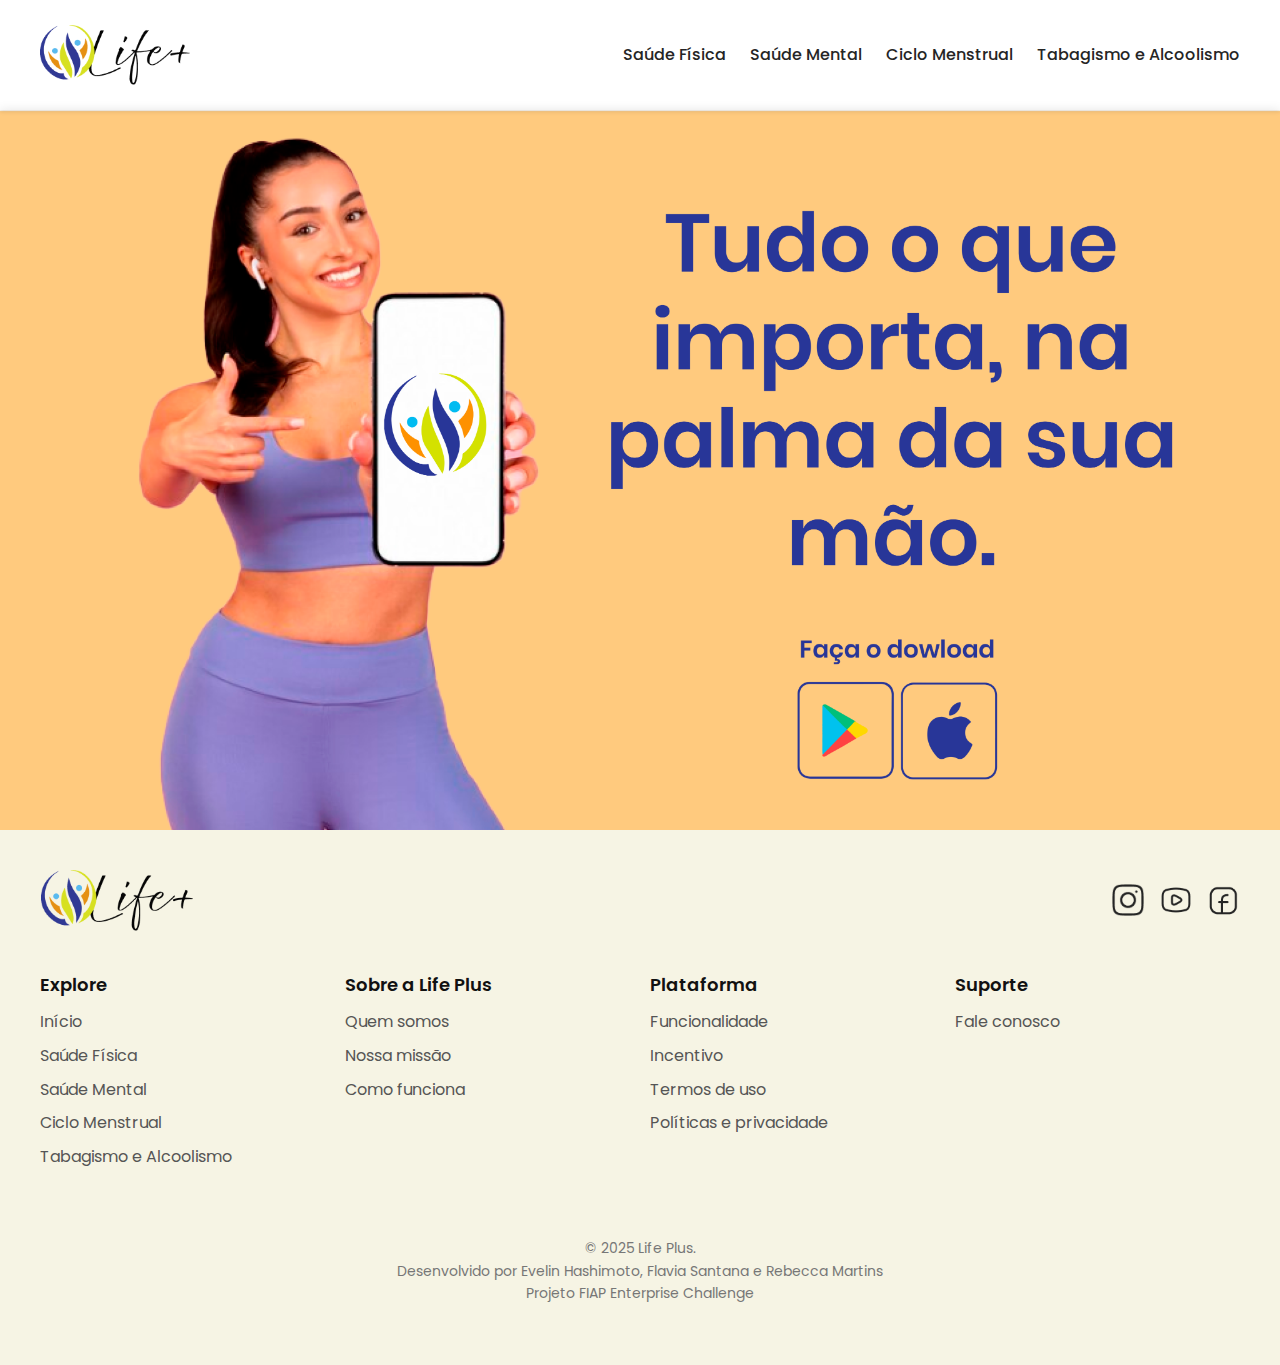
<file: app.html>
<!DOCTYPE html>
<html lang="pt-BR">

<head>
    <meta charset="UTF-8">
    <meta name="viewport" content="width=device-width, initial-scale=1.0">
    <meta name="description" content="Plataforma Life Plus: evoluir com leveza e propósito!">
    <title>Life Plus</title>
    <link rel="stylesheet" href="/assets/styles/app.css">
    <link rel="icon" href="./assets/icons/favicon1.png" type="image/x-icon">
    <link rel="preconnect" href="https://fonts.googleapis.com">
    <link rel="preconnect" href="https://fonts.gstatic.com" crossorigin>
    <link
        href="https://fonts.googleapis.com/css2?family=Poppins:ital,wght@0,100;0,200;0,300;0,400;0,500;0,600;0,700;0,800;0,900;1,100;1,200;1,300;1,400;1,500;1,600;1,700;1,800;1,900&display=swap"
        rel="stylesheet">
</head>

<body>

    <header role="banner">
        <div class="container-header">
            <h1>
                <a href="index.html" aria-label="Voltar para a página inicial">
                    <img src="./assets/icons/Logo.png" alt="Logo da plataforma Life Plus" class="logo">
                </a>
            </h1>
            <nav class="menu-central" aria-label="Menu principal">
                <ul class="nav-list">
                    <li><a href="#saude-fisica">Saúde Física</a></li>
                    <li><a href="#saude-mental">Saúde Mental</a></li>
                    <li><a href="#ciclo-menstrual">Ciclo Menstrual</a></li>
                    <li><a href="#tabaco-alcool">Tabagismo e Alcoolismo</a></li>
                </ul>
            </nav>
        </div>
    </header>


    <main>
         <div class="container">
    <img src="/assets/img/app.png" alt="Imagem Central" class="imagem-central">

  </div>

    </main>

    <footer role="contentinfo">
        <div class="container-footer-wrapper">

            <div class="footer-logo-social">
                <div class="footer-logo-container">
                    <img src="assets/icons/Logo.png" alt="Logo Life Plus">
                </div>
                <div class="footer-social">
                    <a href="#" aria-label="Instagram">
                        <img src="assets/icons/Instagram.png" alt="Instagram">
                    </a>
                    <a href="#" aria-label="LinkedIn">
                        <img src="assets/icons/Linkedin.png" alt="LinkedIn">
                    </a>
                    <a href="#" aria-label="Facebook">
                        <img src="assets/icons/facebook.png" alt="Facebook">
                    </a>
                </div>
            </div>

            <div class="container-footer">
                <div class="footer-col">
                    <h3>Explore</h3>
                    <ul>
                        <li><a href="/loginrealizado.html">Início</a></li>
                        <li><a href="#saude-fisica">Saúde Física</a></li>
                        <li><a href="#saude-mental">Saúde Mental</a></li>
                        <li><a href="#ciclo-menstrual">Ciclo Menstrual</a></li>
                        <li><a href="#tabaco-alcool">Tabagismo e Alcoolismo</a></li>
                    </ul>
                </div>

                <div class="footer-col">
                    <h3>Sobre a Life Plus</h3>
                    <ul>
                        <li><a href="#quemsomos">Quem somos</a></li>
                        <li><a href="#nossamissao">Nossa missão</a></li>
                        <li><a href="#comofunciona">Como funciona</a></li>
                    </ul>
                </div>

                <div class="footer-col">
                    <h3>Plataforma</h3>
                    <ul>
                        <li><a href="#funcionalidade">Funcionalidade</a></li>
                        <li><a href="#incentivo">Incentivo</a></li>
                        <li><a href="#termosdeuso">Termos de uso</a></li>
                        <li><a href="#politicas">Políticas e privacidade</a></li>
                    </ul>
                </div>

                <div class="footer-col">
                    <h3>Suporte</h3>
                    <ul>
                        <li><a href="#faleconosco">Fale conosco</a></li>
                       
                    </ul>
                </div>
            </div>

        </div>

        <!-- RODAPÉ FINAL -->
        <div class="footer-bottom">
            <p>© 2025 Life Plus.</p>
            <p>Desenvolvido por Evelin Hashimoto, Flavia Santana e Rebecca Martins</p>
            <p>Projeto FIAP Enterprise Challenge</p>
        </div>
    </footer>

</body>

</html>
</file>
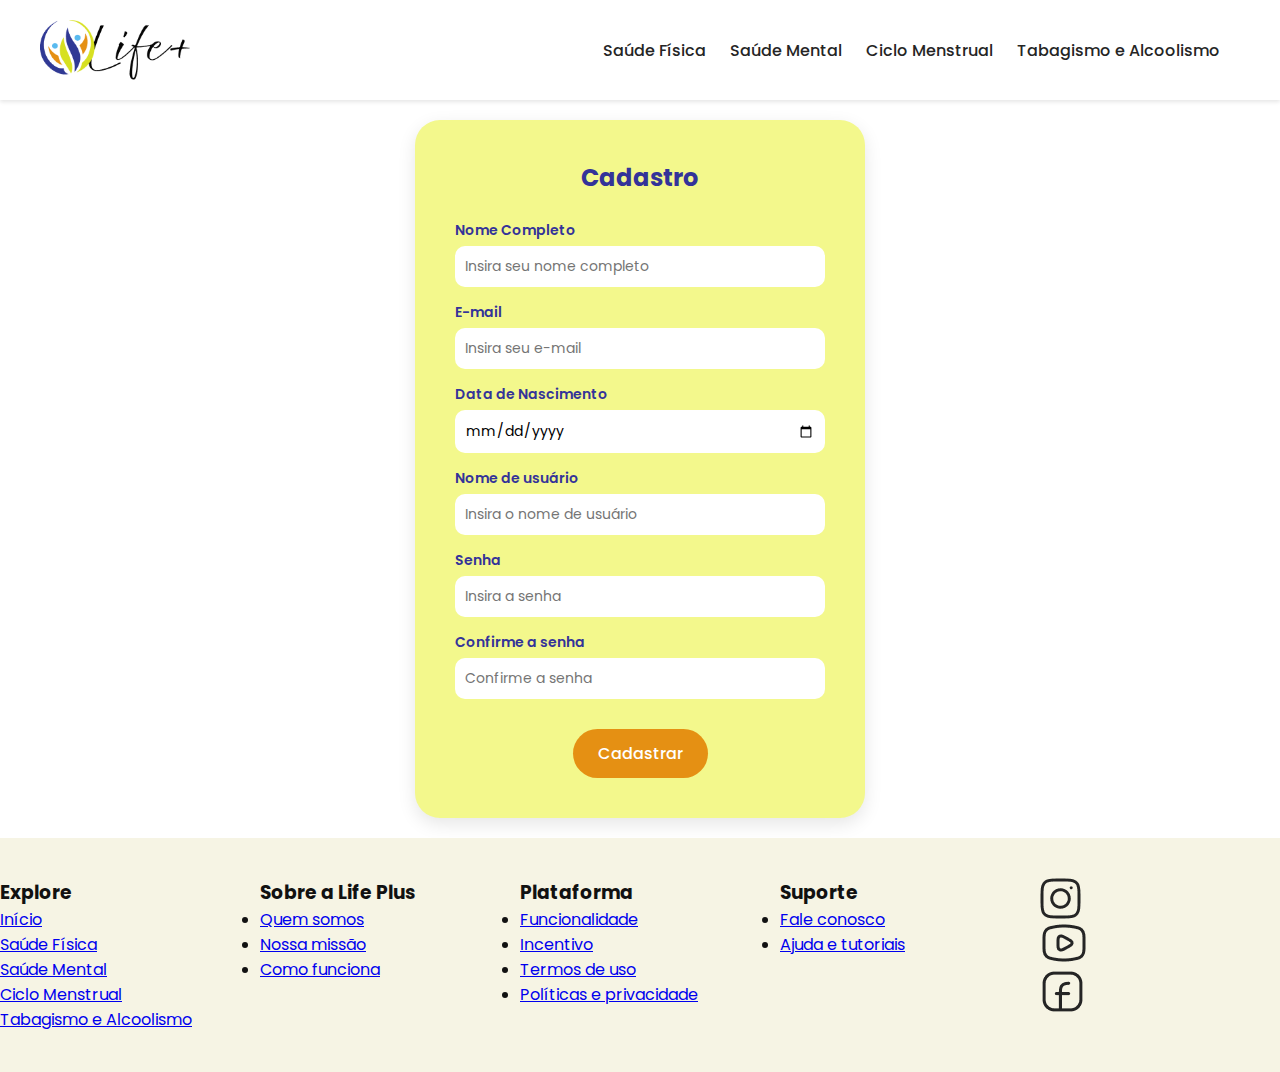
<file: cadastro.html>
<!DOCTYPE html>
<html lang="pt-BR">

<head>
    <meta charset="UTF-8">
    <meta name="viewport" content="width=device-width, initial-scale=1.0">
    <meta name="description" content="Plataforma Life Plus: evoluir com leveza e propósito!">
    <title>Life Plus</title>
    <link rel="stylesheet" href="/assets/styles/cadastro.css">
    <link rel="icon" href="./assets/icons/favicon1.png" type="image/x-icon">
    <link rel="preconnect" href="https://fonts.googleapis.com">
    <link rel="preconnect" href="https://fonts.gstatic.com" crossorigin>
    <link
        href="https://fonts.googleapis.com/css2?family=Poppins:ital,wght@0,100;0,200;0,300;0,400;0,500;0,600;0,700;0,800;0,900;1,100;1,200;1,300;1,400;1,500;1,600;1,700;1,800;1,900&display=swap"
        rel="stylesheet">
</head>

<body>

    <header role="banner">
        <div class="container-header">
            <h1>
                <a href="index.html" aria-label="Voltar para a página inicial">
                    <img src="./assets/icons/Logo.png" alt="Logo da plataforma Life Plus" class="logo">
                </a>
            </h1>
            <nav class="menu-central" aria-label="Menu principal">
                <ul class="nav-list">
                    <li><a href="#saude-fisica">Saúde Física</a></li>
                    <li><a href="#saude-mental">Saúde Mental</a></li>
                    <li><a href="#ciclo-menstrual">Ciclo Menstrual</a></li>
                    <li><a href="#tabaco-alcool">Tabagismo e Alcoolismo</a></li>
                </ul>
            </nav>
            <div class="login2">
             
                </a>
            </div>

        </div>
    </header>

    <main>
        <div class="container">
            <div class="cadastro-box">
              <h2>Cadastro</h2>
        
              <label for="nome">Nome Completo</label>
              <input type="text" id="nome" placeholder="Insira seu nome completo" />
        
              <label for="email">E-mail</label>
              <input type="email" id="email" placeholder="Insira seu e-mail" />
        
              <label for="nascimento">Data de Nascimento</label>
              <input type="date" id="nascimento" placeholder="00/00/0000" />
        
              <label for="usuario">Nome de usuário</label>
              <input type="text" id="usuario" placeholder="Insira o nome de usuário" />
        
              <label for="senha">Senha</label>
              <input type="password" id="senha" placeholder="Insira a senha" />
        
              <label for="confirmar-senha">Confirme a senha</label>
              <input type="password" id="confirmar-senha" placeholder="Confirme a senha" />
        
              <div class="btn-wrapper"> 
                <div class="btn-wrapper">
                    <a href="login2.html">
                    <button class="btn-cadastrar">Cadastrar</button>
                  </a></div>
      </main>
      
    <footer role="contentinfo">
        <div class="container-footer">
            <div class="footer-col">
                <h3>Explore</h3>
                <ul>
                    <li><a href="#inicio" aria-label="Ir para o início da página">Início</a></li>
                    <li><a href="#saude-fisica">Saúde Física</a></li>
                    <li><a href="#saude-mental">Saúde Mental</a></li>
                    <li><a href="#ciclo-menstrual">Ciclo Menstrual</a></li>
                    <li><a href="#tabaco-alcool">Tabagismo e Alcoolismo</a></li>
                </ul>
            </div>

            <div class="footer-col">
                <h3>Sobre a Life Plus</h3>
                <ul>
                    <li><a href="#quemsomos">Quem somos</a></li>
                    <li><a href="#nossamissao">Nossa missão</a></li>
                    <li><a href="#comofunciona">Como funciona</a></li>
                </ul>
            </div>

            <div class="footer-col">
                <h3>Plataforma</h3>
                <ul>
                    <li><a href="#funcionalidade">Funcionalidade</a></li>
                    <li><a href="#incentivo">Incentivo</a></li>
                    <li><a href="#termosdeuso">Termos de uso</a></li>
                    <li><a href="#politicas">Políticas e privacidade</a></li>
                </ul>
            </div>

            <div class="footer-col">
                <h3>Suporte</h3>
                <ul>
                    <li><a href="#faleconosco">Fale conosco</a></li>
                    <li><a href="#tutoriais">Ajuda e tutoriais</a></li>
                </ul>
            </div>

            <div class="footer-social">
                <a href="#" aria-label="Instagram">
                    <img src="../assets/icons/Instagram.png" alt="Instagram">
                </a>
                <a href="#" aria-label="LinkedIn">
                    <img src="./assets/icons/Linkedin.png" alt="LinkedIn">
                </a>
                <a href="#" aria-label="Facebook">
                    <img src="./assets/icons/facebook.png"  alt="Facebook">
                </a>
            </div>
    </footer>



</body>

</html>
</file>
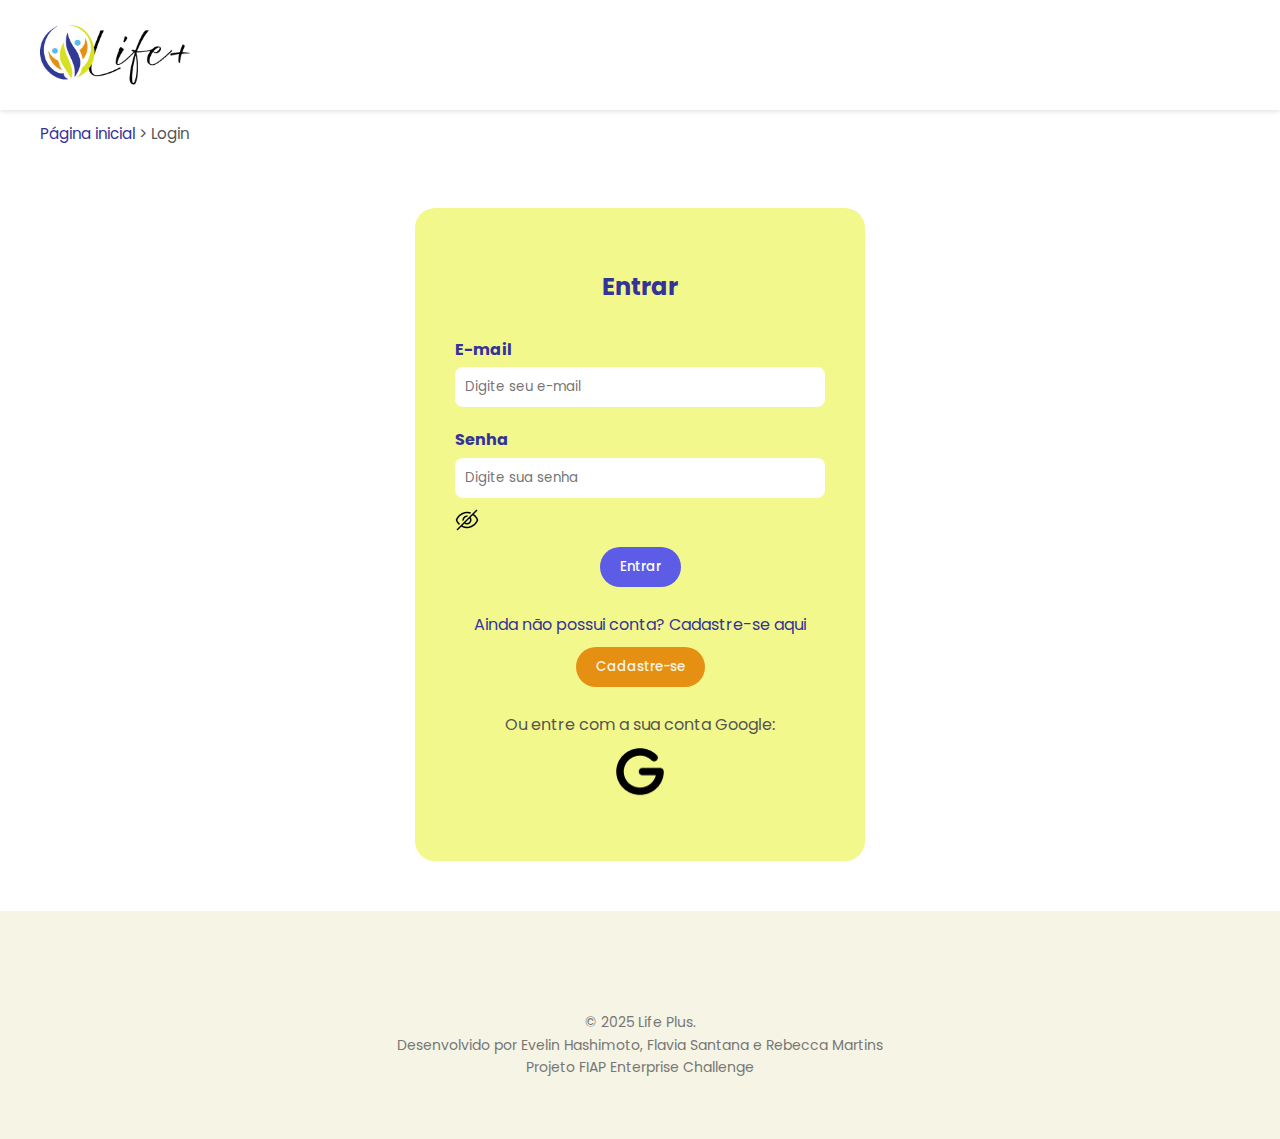
<file: login.html>
<!DOCTYPE html>
<html lang="pt-BR">

<head>
    <meta charset="UTF-8">
    <meta name="viewport" content="width=device-width, initial-scale=1.0">
    <meta name="description" content="Plataforma Life Plus: evoluir com leveza e propósito!">
    <title>Life Plus</title>
    <link rel="stylesheet" href="./assets/styles/login.css">
    <link rel="icon" href="./assets/icons/favicon1.png" type="image/x-icon">
    <link rel="preconnect" href="https://fonts.googleapis.com">
    <link rel="preconnect" href="https://fonts.gstatic.com" crossorigin>
    <link
        href="https://fonts.googleapis.com/css2?family=Poppins:ital,wght@0,100;0,200;0,300;0,400;0,500;0,600;0,700;0,800;0,900;1,100;1,200;1,300;1,400;1,500;1,600;1,700;1,800;1,900&display=swap"
        rel="stylesheet">
</head>

<body>

    <header role="banner">
        <div class="container-header">
            <h1>
                <a href="./index.html" aria-label="Voltar para a página inicial">
                    <img src="./assets/img/Logo.png" alt="Logo da plataforma Life Plus" class="logo">
                </a>
            </h1>
        </div>
    </header>

    <nav class="breadcrumb" aria-label="Você está aqui">
        <div class="container">
            <a href="./index.html">Página inicial</a> &gt; <span>Login</span>
        </div>
    </nav>


    <main>
        <div class="login-box">
            <h2>Entrar</h2>

            <form action="./loginrealizado.html" method="get">
                <label for="email">E-mail</label>
                <input type="email" id="email" name="email" placeholder="Digite seu e-mail" required>

                <label for="senha">Senha</label>
                <div class="senha-container">
                    <input type="password" id="senha" name="senha" placeholder="Digite sua senha" required>
                    <img src="./assets/icons/view-off.png" alt="Mostrar senha" id="toggleSenha" class="icon-eye">
                </div>

                <div class="buttons">
                    <button type="submit" class="btn-login">Entrar</button>
                </div>
            </form>
            <p class="texto-cadastro">Ainda não possui conta? Cadastre-se aqui</p>
            <a href="./cadastro.html"><button class="btn-cadastro-secundario">Cadastre-se</button></a>
            <p class="texto-google">Ou entre com a sua conta Google:</p>
            <a href="#"><img src="assets/icons/google-icon.png" alt="Logotipo do Google" class="google-icon"></a>
        </div>

    </main>

    <footer role="contentinfo">

        
        <div class="footer-bottom">
            <p>© 2025 Life Plus.</p>
            <p>Desenvolvido por Evelin Hashimoto, Flavia Santana e Rebecca Martins</p>
            <p>Projeto FIAP Enterprise Challenge</p>
        </div>
    </footer>
    
    <script>
        document.addEventListener("DOMContentLoaded", function () {
            const toggleSenha = document.getElementById("toggleSenha");
            const inputSenha = document.getElementById("senha");

            toggleSenha.addEventListener("click", function () {
                const isPassword = inputSenha.type === "password";
                inputSenha.type = isPassword ? "text" : "password";
                toggleSenha.src = isPassword
                    ? "assets/icons/view.png"         // ícone de olho aberto
                    : "assets/icons/view-off.png";    // ícone de olho fechado
                toggleSenha.alt = isPassword
                    ? "Ocultar senha"
                    : "Mostrar senha";
            });
        });
    </script>



</body>

</html>
</file>
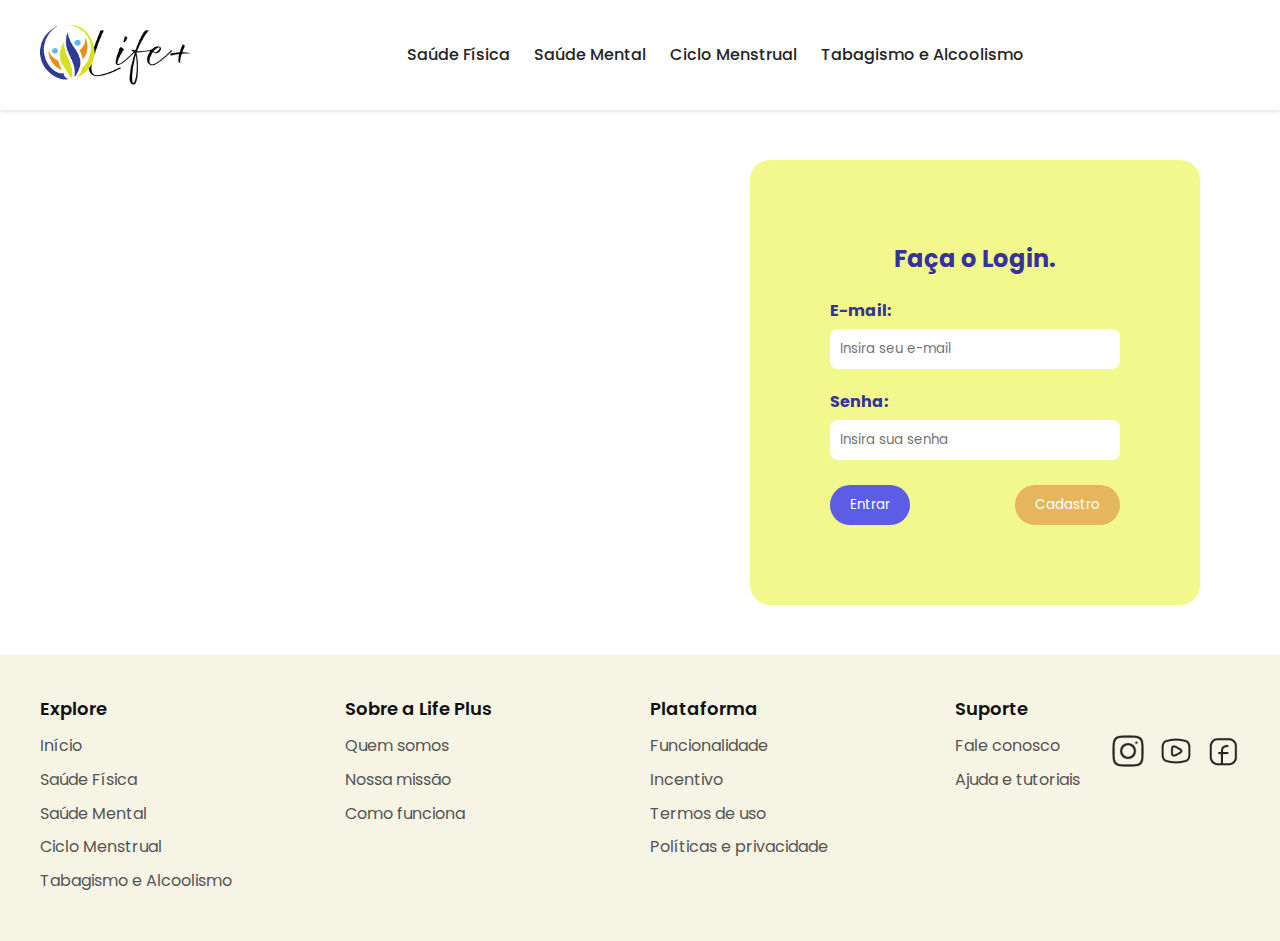
<file: login2.html>
<!DOCTYPE html>
<html lang="pt-BR">

<head>
    <meta charset="UTF-8">
    <meta name="viewport" content="width=device-width, initial-scale=1.0">
    <meta name="description" content="Plataforma Life Plus: evoluir com leveza e propósito!">
    <title>Life Plus</title>
    <link rel="stylesheet" href="/assets/styles/login2.css">
    <link rel="icon" href="./assets/icons/favicon1.png" type="image/x-icon">
    <link rel="preconnect" href="https://fonts.googleapis.com">
    <link rel="preconnect" href="https://fonts.gstatic.com" crossorigin>
    <link
        href="https://fonts.googleapis.com/css2?family=Poppins:ital,wght@0,100;0,200;0,300;0,400;0,500;0,600;0,700;0,800;0,900;1,100;1,200;1,300;1,400;1,500;1,600;1,700;1,800;1,900&display=swap"
        rel="stylesheet">
</head>

<body>

    <header role="banner">
        <div class="container-header">
            <h1>
                <a href="index.html" aria-label="Voltar para a página inicial">
                    <img src="./assets/icons/Logo.png" alt="Logo da plataforma Life Plus" class="logo">
                </a>
            </h1>
            <nav class="menu-central" aria-label="Menu principal">
                <ul class="nav-list">
                    <li><a href="#saude-fisica">Saúde Física</a></li>
                    <li><a href="#saude-mental">Saúde Mental</a></li>
                    <li><a href="#ciclo-menstrual">Ciclo Menstrual</a></li>
                    <li><a href="#tabaco-alcool">Tabagismo e Alcoolismo</a></li>
                </ul>
            </nav>
            <div class="login2">
             
                </a>
            </div>

        </div>
    </header>

    <main>
        <section class="login-box">
          <h2>Faça o Login.</h2>
          <form>
            <label for="email">E-mail:</label>
            <input type="email" id="email" placeholder="Insira seu e-mail">
    
            <label for="senha">Senha:</label>
            <input type="password" id="senha" placeholder="Insira sua senha">
    
            <div class="buttons">
              <button type="submit" class="btn-login">Entrar</button>
              <a href="cadastro.html">
              <button type="button" class="btn-cadastro" >Cadastro</button></a>
            </div>
          </form>
        </section>
      </main>
      
    <footer role="contentinfo">
        <div class="container-footer">
            <div class="footer-col">
                <h3>Explore</h3>
                <ul>
                    <li><a href="#inicio" aria-label="Ir para o início da página">Início</a></li>
                    <li><a href="#saude-fisica">Saúde Física</a></li>
                    <li><a href="#saude-mental">Saúde Mental</a></li>
                    <li><a href="#ciclo-menstrual">Ciclo Menstrual</a></li>
                    <li><a href="#tabaco-alcool">Tabagismo e Alcoolismo</a></li>
                </ul>
            </div>

            <div class="footer-col">
                <h3>Sobre a Life Plus</h3>
                <ul>
                    <li><a href="#quemsomos">Quem somos</a></li>
                    <li><a href="#nossamissao">Nossa missão</a></li>
                    <li><a href="#comofunciona">Como funciona</a></li>
                </ul>
            </div>

            <div class="footer-col">
                <h3>Plataforma</h3>
                <ul>
                    <li><a href="#funcionalidade">Funcionalidade</a></li>
                    <li><a href="#incentivo">Incentivo</a></li>
                    <li><a href="#termosdeuso">Termos de uso</a></li>
                    <li><a href="#politicas">Políticas e privacidade</a></li>
                </ul>
            </div>

            <div class="footer-col">
                <h3>Suporte</h3>
                <ul>
                    <li><a href="#faleconosco">Fale conosco</a></li>
                    <li><a href="#tutoriais">Ajuda e tutoriais</a></li>
                </ul>
            </div>

            <div class="footer-social">
                <a href="#" aria-label="Instagram">
                    <img src="../assets/icons/Instagram.png" alt="Instagram">
                </a>
                <a href="#" aria-label="LinkedIn">
                    <img src="./assets/icons/Linkedin.png" alt="LinkedIn">
                </a>
                <a href="#" aria-label="Facebook">
                    <img src="./assets/icons/facebook.png"  alt="Facebook">
                </a>
            </div>
    </footer>



</body>

</html>
</file>
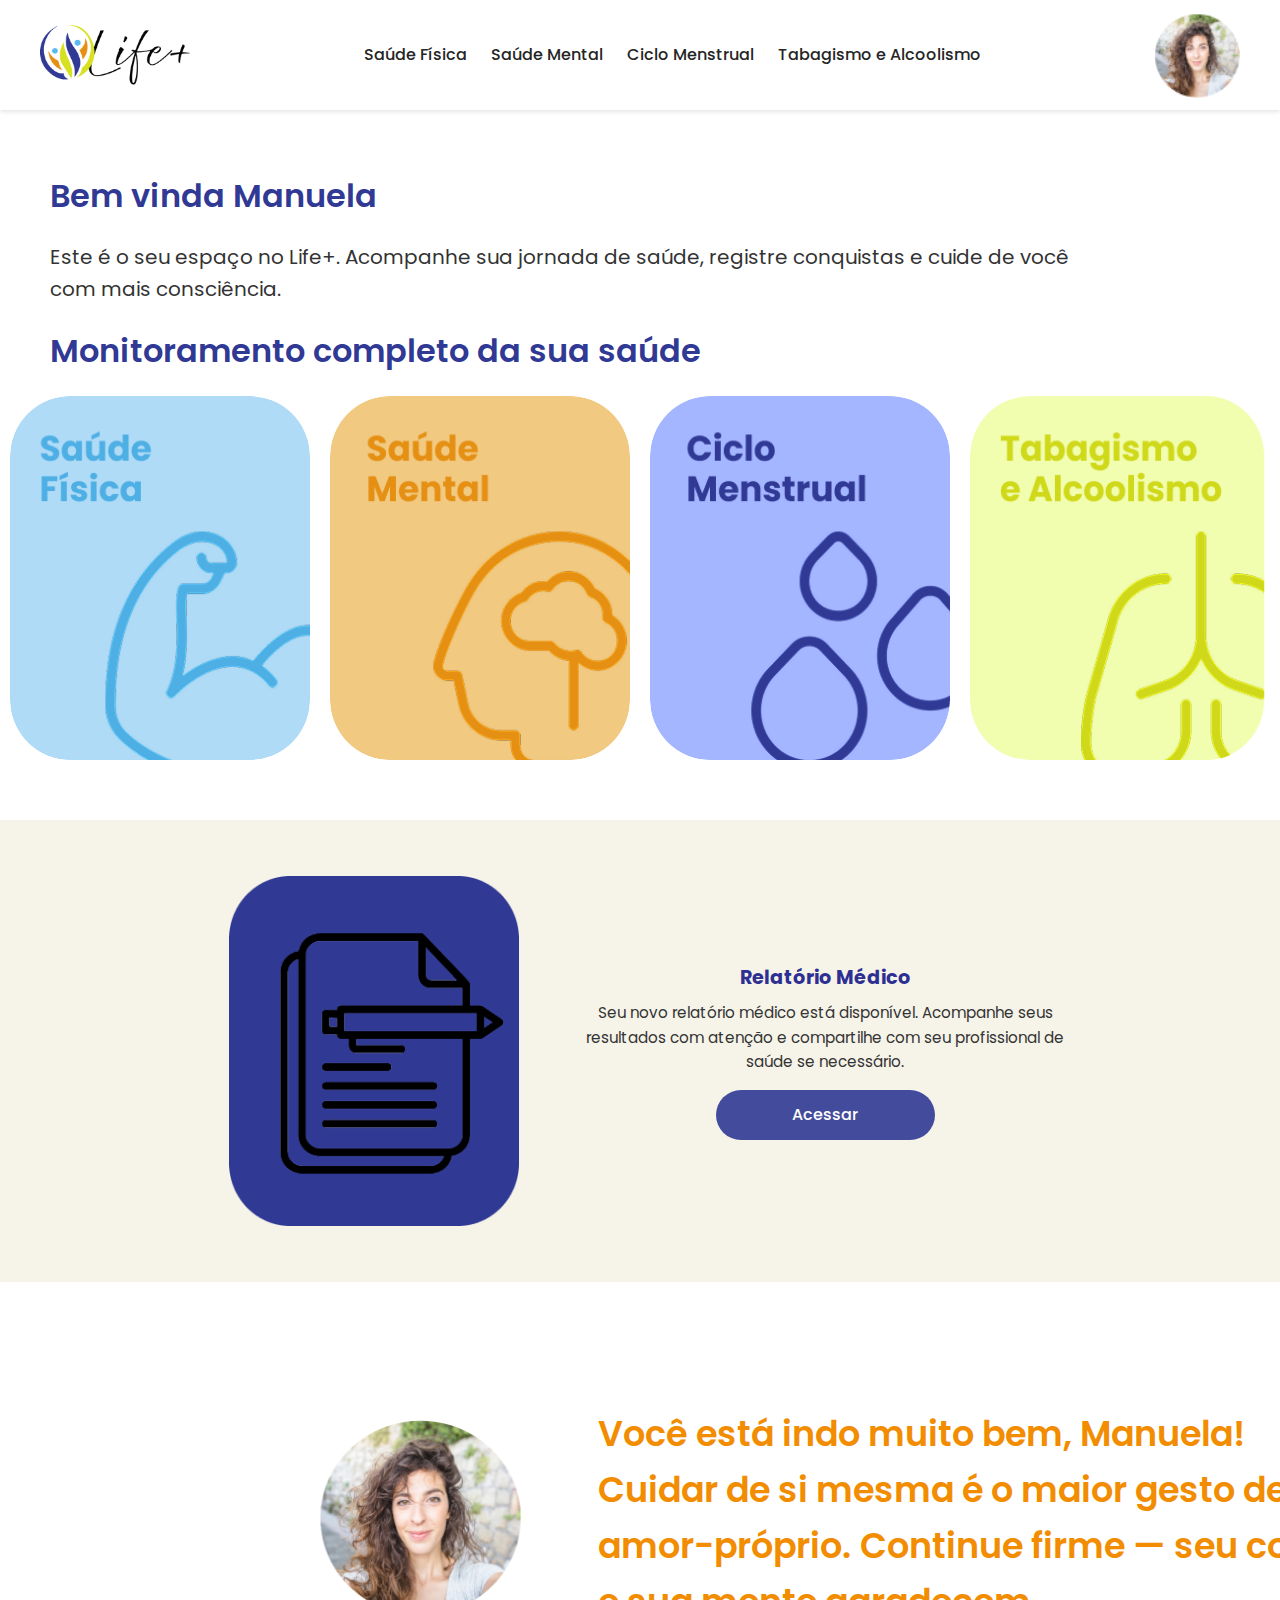
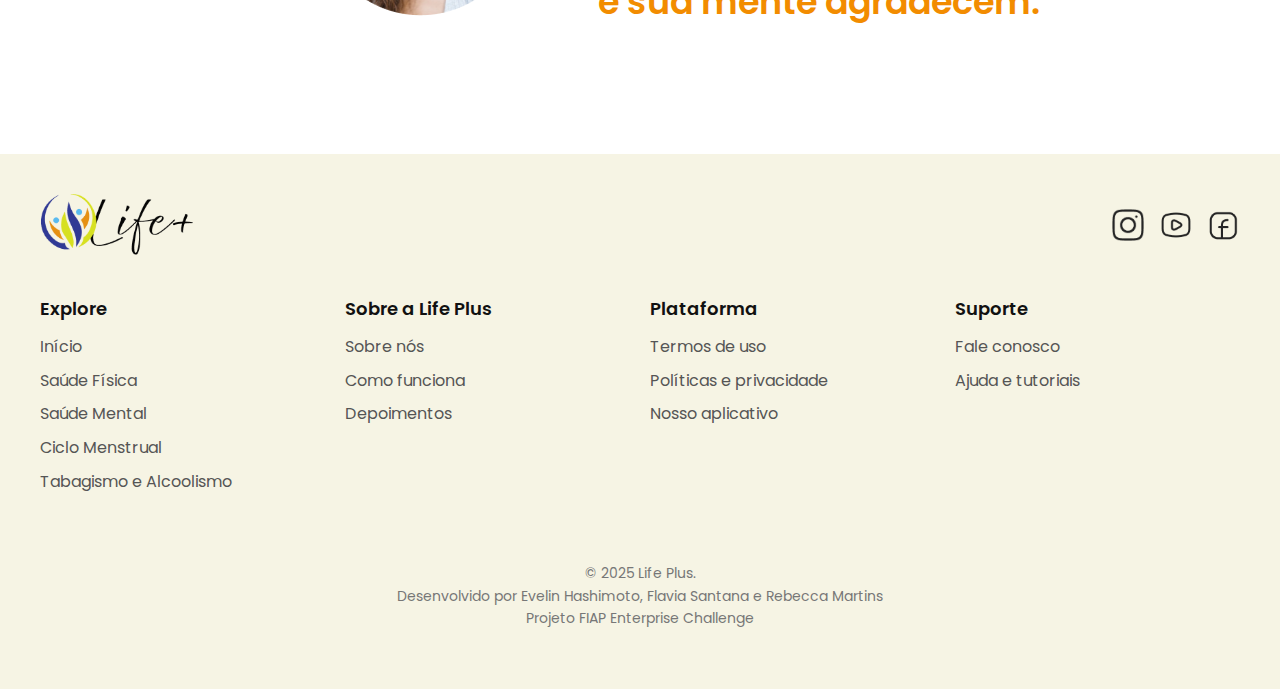
<file: loginrealizado.html>
<!DOCTYPE html>
<html lang="pt-BR">

<head>
    <meta charset="UTF-8">
    <meta name="viewport" content="width=device-width, initial-scale=1.0">
    <meta name="description" content="Plataforma Life Plus: evoluir com leveza e propósito!">
    <title>Life Plus</title>
    <link rel="stylesheet" href="/assets/styles/loginrealizado.css">
    <link rel="icon" href="assets/icons/favicon1.png" type="image/x-icon">
    <link rel="preconnect" href="https://fonts.googleapis.com">
    <link rel="preconnect" href="https://fonts.gstatic.com" crossorigin>
    <link
        href="https://fonts.googleapis.com/css2?family=Poppins:ital,wght@0,100;0,200;0,300;0,400;0,500;0,600;0,700;0,800;0,900;1,100;1,200;1,300;1,400;1,500;1,600;1,700;1,800;1,900&display=swap"
        rel="stylesheet">
</head>

<body>

    <header role="banner">
        <div class="container-header">
            <h1>
                <a href="index.html" aria-label="Voltar para a página inicial">
                    <img src="./assets/icons/Logo.png" alt="Logo da plataforma Life Plus" class="logo">
                </a>
            </h1>
            <nav class="menu-central" aria-label="Menu principal">
                <ul class="nav-list">
                    <li><a href="#saudefisica">Saúde Física</a></li>
                    <li><a href="#saudemental">Saúde Mental</a></li>
                    <li><a href="#ciclomenstrual">Ciclo Menstrual</a></li>
                    <li><a href="#tabagismoealcoolismo">Tabagismo e Alcoolismo</a></li>
                </ul>
            </nav>
            <div class="login">
                <a href="login.html">
                    <img src="/assets/img/manulogin.png" alt="Ícone de usuário" class="icon-user">
                
                </a>
            </div>

        </div>
    </header>

    <main role="main">
        
        <section class="monitoramento" aria-labelledby="titulo-monitoramento">
             <h2 class="depoimentos-titulo">Bem vinda Manuela </h2>
                <p class="depoimento-p">Este é o seu espaço no Life+. Acompanhe sua jornada de saúde, registre conquistas e cuide de você com mais consciência. </p>
    <h2 class="depoimentos-titulo">Monitoramento completo da sua saúde </h2>
            <div class="cards-container">
                <div class="card" onclick="toggleCard(this)" data-anchor="saudefisica">
                    <img src="assets/img/img1.png" alt="Ilustração sobre atividade física" class="card-img">
                    <div class="card-text">Atividade física te ajuda a manter o equilíbrio do corpo.</div>
                </div>
                <div class="card" onclick="toggleCard(this)" data-anchor="saudemental">
                    <img src="assets/img/img2.png" alt="Ilustração sobre saúde mental" class="card-img">
                    <div class="card-text">Cuide da mente como cuida do corpo. Equilíbrio é tudo.</div>
                </div>
                <div class="card" onclick="toggleCard(this)" data-anchor="ciclomenstrual">
                    <img src="assets/img/img3.png" alt="Ilustração sobre ciclo menstrual" class="card-img">
                    <div class="card-text">Acompanhe seu ciclo e entenda melhor seu corpo.</div>
                </div>
                <div class="card" onclick="toggleCard(this)" data-anchor="tabagismoealcoolismo">
                    <img src="assets/img/img4.png" alt="Ilustração sobre hábitos de saúde" class="card-img">
                    <div class="card-text">Pequenos hábitos diários fazem grande diferença.</div>
                </div>
            </div>
        </section>

        
<div class="relatorio-container">
  <div class="relatorio-conteudo">
    <div class="relatorio-icone">
      <img src="/assets/img/relatorio (2).png" alt="Ícone Relatório Médico" />
    </div>
    <div class="relatorio-texto">
      <h2>Relatório Médico</h2>
      <p>
        Seu novo relatório médico está disponível. Acompanhe seus resultados com atenção e compartilhe com seu profissional de saúde se necessário.
      </p>
      <a href="/relatorio.html" class="cta-button">Acessar</a>
    </div>
  </div>
</div>
<div class="mensagem-container">
  <div class="mensagem-foto">
    <img src="/assets/img/manulogin2.png" alt="Foto da Manuela" />
  </div>
  <div class="mensagem-texto">
    <p>
      <span class="destaque">
        Você está indo muito bem, Manuela!<br />
        Cuidar de si mesma é o maior gesto de amor-próprio. Continue firme — seu corpo e sua mente agradecem.
      </span>
    </p>
  </div>
</div>


            
    </main>

    <footer role="contentinfo">
        <div class="container-footer-wrapper">

            <div class="footer-logo-social">
                <div class="footer-logo-container">
                    <a href="index.html"><img src="assets/icons/Logo.png" alt="Logo Life Plus"></a>
                </div>
                <div class="footer-social">
                    <a href="#" aria-label="Instagram">
                        <img src="assets/icons/Instagram.png" alt="Instagram">
                    </a>
                    <a href="#" aria-label="LinkedIn">
                        <img src="assets/icons/Linkedin.png" alt="LinkedIn">
                    </a>
                    <a href="#" aria-label="Facebook">
                        <img src="assets/icons/facebook.png" alt="Facebook">
                    </a>
                </div>
            </div>

            <div class="container-footer">
                <div class="footer-col">
                    <h3>Explore</h3>
                    <ul>
                        <li><a href="#">Início</a></li>
                        <li><a href="#">Saúde Física</a></li>
                        <li><a href="#">Saúde Mental</a></li>
                        <li><a href="#">Ciclo Menstrual</a></li>
                        <li><a href="#">Tabagismo e Alcoolismo</a></li>
                    </ul>
                </div>

                <div class="footer-col">
                    <h3>Sobre a Life Plus</h3>
                    <ul>
                        <li><a href="#sobrenos">Sobre nós</a></li>
                        <li><a href="#comofunciona">Como funciona</a></li>
                        <li><a href="#nossamissao">Depoimentos</a></li>
                    </ul>
                </div>

                <div class="footer-col">
                    <h3>Plataforma</h3>
                    <ul>
                        <li><a href="#termosdeuso">Termos de uso</a></li>
                        <li><a href="#politicas">Políticas e privacidade</a></li>
                        <li><a href="/app.html">Nosso aplicativo</a></li>
                    </ul>
                </div>

                <div class="footer-col">
                    <h3>Suporte</h3>
                    <ul>
                        <li><a href="#faleconosco">Fale conosco</a></li>
                        <li><a href="#tutoriais">Ajuda e tutoriais</a></li>
                    </ul>
                </div>
            </div>

        </div>

        <div class="footer-bottom">
            <p>© 2025 Life Plus.</p>
            <p>Desenvolvido por Evelin Hashimoto, Flavia Santana e Rebecca Martins</p>
            <p>Projeto FIAP Enterprise Challenge</p>
        </div>
    </footer>
    <script>
        function toggleFaq(button) {
            const answer = button.nextElementSibling;
            const expanded = button.getAttribute("aria-expanded") === "true";
            button.setAttribute("aria-expanded", !expanded);
            answer.hidden = expanded;
            const icon = button.querySelector('.faq-icon');
            if (icon) icon.classList.toggle('rotate');
        }

        function toggleCard(card) {
            card.classList.toggle('active');
            const anchor = card.getAttribute("data-anchor");
            if (anchor) {
                const section = document.getElementById(anchor);
                if (section) section.scrollIntoView({ behavior: "smooth" });
            }
        }
    </script>
</body>

</html>
</file>
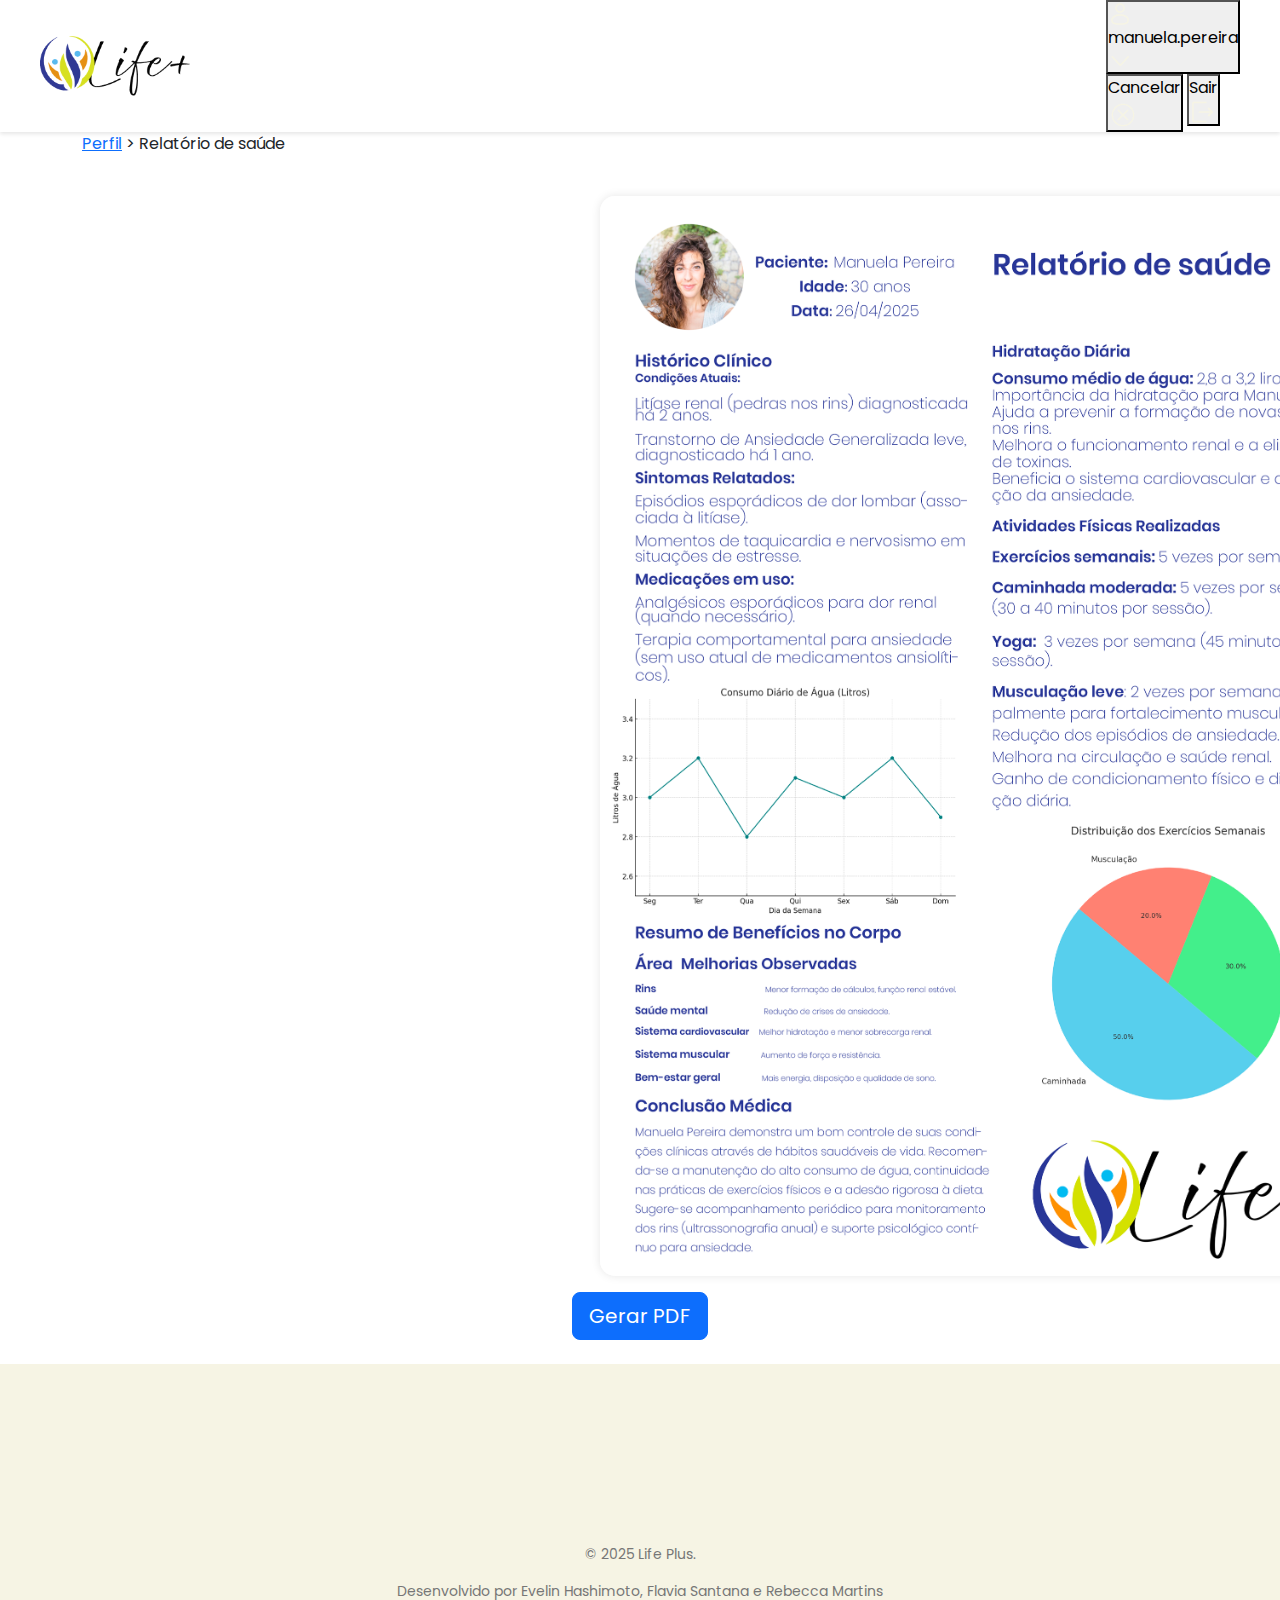
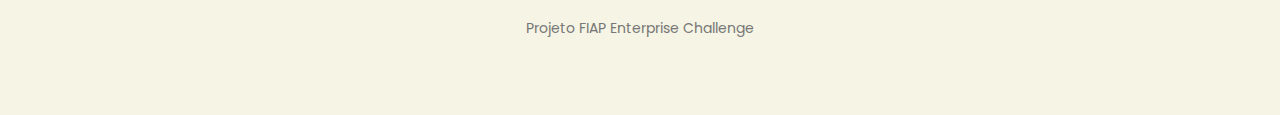
<file: relatorio.html>
<!DOCTYPE html>
<html lang="pt-BR">

<head>
    <meta charset="UTF-8" />
    <meta name="viewport" content="width=device-width, initial-scale=1" />
    <meta name="description" content="Plataforma Life Plus: evoluir com leveza e propósito!" />
    <title>Life Plus</title>
    <link rel="stylesheet" href="./assets/styles/relatorio.css" />
    <link rel="icon" href="./assets/icons/favicon1.png" type="image/x-icon">
    <link rel="preconnect" href="https://fonts.googleapis.com" />
    <link rel="preconnect" href="https://fonts.gstatic.com" crossorigin />
    <link href="https://fonts.googleapis.com/css2?family=Poppins&display=swap" rel="stylesheet" />

    <link href="https://cdn.jsdelivr.net/npm/bootstrap@5.3.0/dist/css/bootstrap.min.css" rel="stylesheet" />
</head>

<body>

    <header role="banner">
        <div class="container-header">
            <h1>
                <a href="./index.html" aria-label="Voltar para a página inicial">
                    <img src="./assets/icons/Logo.png" alt="Logo da plataforma Life Plus" class="logo" />
                </a>
            </h1>

            <div class="usuario-logado">
                <button id="btnUsuario" class="btn-usuario">
                    <img src="./assets/icons/user_icon_white.png" alt="Ícone do usuário" class="icon-usuario">
                    <span class="nome-usuario">manuela.pereira</span>
                    <img src="./assets/icons/seta-branca.png" alt="Seta" class="icon-seta" id="iconSeta">
                </button>

                <div id="dropdownUsuario" class="dropdown-usuario">
                    <button class="btn-cancelar-modal" onclick="fecharModalUsuario()">
                        Cancelar
                        <img src="./assets/icons/cancelar-icon.png" alt="Cancelar" class="icon-cancelar" />
                    </button>
                    <button class="btn-sair-modal" onclick="window.location.href='login.html'">
                        Sair
                        <img src="./assets/icons/sair-icon.png" alt="Sair" class="icon-sair" />
                    </button>
                </div>
            </div>

        </div>
    </header>

    <nav class="breadcrumb" aria-label="Você está aqui">
        <div class="container">
            <a href="./loginrealizado.html">Perfil</a> &gt; <span>Relatório de saúde</span>
        </div>
    </nav>

    <main>
        <div class="container2 text-center my-4">
            <img src="./assets/img/Relatorio-de-saúde 1.png" alt="Imagem Central" class="imagem-central mb-3" />
            <button id="gerarPdfBtn" class="btn btn-primary btn-lg">
                Gerar PDF
            </button>
            <div id="alertMsg" class="alert alert-success mt-3 fade" role="alert" style="display:none;">
                O PDF FOI ENVIADO AO SEU E-MAIL.
            </div>
        </div>
    </main>

    <footer role="contentinfo">

    </footer>


    <script src="https://cdn.jsdelivr.net/npm/bootstrap@5.3.0/dist/js/bootstrap.bundle.min.js"></script>

    <script>
        const btn = document.getElementById('gerarPdfBtn');
        const alertMsg = document.getElementById('alertMsg');

        btn.addEventListener('click', () => {

            alertMsg.style.display = 'block';
            alertMsg.classList.add('show');


            setTimeout(() => {
                alertMsg.classList.remove('show');


                setTimeout(() => {
                    alertMsg.style.display = 'none';
                }, 150);
            }, 3000);
        });
    </script>
</body>


<footer role="contentinfo">
    <div class="container-footer-wrapper">

        <div class="footer-bottom">
            <p>© 2025 Life Plus.</p>
            <p>Desenvolvido por Evelin Hashimoto, Flavia Santana e Rebecca Martins</p>
            <p>Projeto FIAP Enterprise Challenge</p>
        </div>
</footer>
<script>
    function toggleFaq(button) {
        const answer = button.nextElementSibling;
        const expanded = button.getAttribute("aria-expanded") === "true";
        button.setAttribute("aria-expanded", !expanded);
        answer.hidden = expanded;
        const icon = button.querySelector('.faq-icon');
        if (icon) icon.classList.toggle('rotate');
    }

    function toggleCard(card) {
        card.classList.toggle('active');
        const anchor = card.getAttribute("data-anchor");
        if (anchor) {
            const section = document.getElementById(anchor);
            if (section) section.scrollIntoView({ behavior: "smooth" });
        }
    }
</script>

<script>
    function toggleFaq(button) {
        const answer = button.nextElementSibling;
        const expanded = button.getAttribute("aria-expanded") === "true";
        button.setAttribute("aria-expanded", !expanded);
        answer.hidden = expanded;
        const icon = button.querySelector('.faq-icon');
        if (icon) icon.classList.toggle('rotate');
    }

    function toggleCard(card) {
        card.classList.toggle('active');
        const anchor = card.getAttribute("data-anchor");
        if (anchor) {
            const section = document.getElementById(anchor);
            if (section) section.scrollIntoView({ behavior: "smooth" });
        }
    }
</script>

<script>
    document.addEventListener('DOMContentLoaded', () => {
        const btnUsuario = document.getElementById('btnUsuario');
        const dropdown = document.getElementById('dropdownUsuario');
        const iconSeta = document.getElementById('iconSeta');

        btnUsuario.addEventListener('click', (e) => {
            e.stopPropagation(); // evita conflito com clique fora
            const isOpen = dropdown.style.display === 'flex';
            dropdown.style.display = isOpen ? 'none' : 'flex';
            iconSeta.classList.toggle('rotacionado', !isOpen);
        });

        document.addEventListener('click', (e) => {
            if (!btnUsuario.contains(e.target) && !dropdown.contains(e.target)) {
                dropdown.style.display = 'none';
                iconSeta.classList.remove('rotacionado');
            }
        });
    });

    function fecharModalUsuario() {
        document.getElementById('dropdownUsuario').style.display = 'none';
        document.getElementById('iconSeta').classList.remove('rotacionado');
    }
</script>

</body>

</html>
</file>
<file: assets/styles/app.css>
@import url('https://fonts.googleapis.com/css2?family=Poppins:ital,wght@0,100;0,200;0,300;0,400;0,500;0,600;0,700;0,800;0,900;1,100;1,200;1,300;1,400;1,500;1,600;1,700;1,800;1,900&display=swap');

* {
    margin: 0;
    padding: 0;
    box-sizing: border-box;
    font-family: "Poppins", sans-serif;
}

body {
    background-color: #ffffff;
    color: #111;
    line-height: 1.6;
}

img {
    max-width: 100%;
    display: block;
}

header {
    background-color: transparent;
    min-height: 110px;
    display: flex;
    align-items: center;
    justify-content: center;
    box-shadow: 0 2px 4px rgba(0, 0, 0, 0.1);
    position: relative;
    z-index: 10;
}

.container-header {
    width: 100%;
    max-width: 1440px;
    display: flex;
    align-items: center;
    justify-content: space-between;
    padding: 0 40px;
    flex-wrap: wrap;
}

.container-header h1 {
    margin: 0;
    font-size: 0;
}

.logo {
    width: 150px;
}

.menu-central ul {
    list-style: none;
    display: flex;
    gap: 24px;
    flex-wrap: wrap;
}

.menu-central a {
    text-decoration: none;
    color: #252525;
    font-weight: 500;
}
.imagem-central {
  

  max-height: 2000px;
  box-shadow: 0 0 10px rgba(0,0,0,0.1);
 
}

.texto-google {
    margin-top: 25px;
    font-size: 16px;
    color: #555;
    text-align: center;
}

.google-icon {
    display: block;
    margin: 10px auto 0;
    width: 47.5px;
    height: 53.29px;
}

footer {
    background-color: #F6F4E4;
    padding: 40px 0;
    position: relative;
}

/* Footer geral */
footer {
    background-color: #F6F4E4;
    padding: 40px 0;
    position: relative;
    width: 100%;
}

/* Wrapper principal */
.container-footer-wrapper {
    max-width: 1440px;
    margin: 0 auto;
    padding: 0 40px;
}

/* Logo e redes sociais */
.footer-logo-social {
    display: flex;
    align-items: center;
    justify-content: space-between;
    flex-wrap: wrap;
    margin-bottom: 40px;
}

/* Logo */
.footer-logo-container {
    flex: 1;
    min-width: 153px;
}

.footer-logo-container img {
    width: 153.32px;
    height: 61px;
    object-fit: contain;
}

/* Redes sociais */
.footer-social {
    display: flex;
    align-items: center;
    gap: 16px;
    flex-wrap: wrap;
    justify-content: flex-end;
}

.footer-social img {
    width: 32px;
    height: 32px;
    cursor: pointer;
}

/* Colunas */
.container-footer {
    display: grid;
    grid-template-columns: repeat(auto-fit, minmax(200px, 1fr));
    gap: 20px;
    align-items: start;
    text-align: left;
}

.footer-col h3 {
    font-size: 1.125rem;
    margin-bottom: 10px;
    font-weight: 600;
}

.footer-col ul {
    list-style: none;
    padding: 0;
}

.footer-col li {
    margin-bottom: 8px;
}

.footer-col a {
    text-decoration: none;
    color: #555;
    transition: color 0.2s ease;
}

.footer-col a:hover {
    color: #252525;
}

/* Rodapé inferior */
.footer-bottom {
    text-align: center;
    margin-top: 40px;
    font-size: 0.875rem;
    color: #777;
    padding: 20px;
}

.sr-only {
    position: absolute;
    width: 1px;
    height: 1px;
    padding: 0;
    margin: -1px;
    overflow: hidden;
    clip: rect(0, 0, 0, 0);
    white-space: nowrap;
    border: 0;
}

/* Responsividade do código */
@media (max-width: 1024px) {
    .container-header {
        flex-direction: column;
        height: auto;
        padding: 20px;
        gap: 10px;
        text-align: center;
    }

    .menu-central ul {
        flex-direction: column;
        align-items: center;
    }

    .footer-social {
        position: static;
        justify-content: center;
        margin-top: 20px;
    }
}

@media (max-width: 768px) {
    .container-footer {
        grid-template-columns: 1fr;
        text-align: center;
    }

    .cards-container {
        flex-direction: column;
        align-items: center;
    }

    .card {
        width: 100%;
        max-width: 360px;
    }

    .como-bloco-superior,
    .como-bloco-inferior {
        flex-direction: column;
        text-align: center;
    }

    .como-bloco-superior p,
    .como-bloco-inferior p {
        text-align: center;
    }
}

@media (max-width: 480px) {
    header {
        height: auto;
        padding: 20px 0;
    }

    .logo {
        width: 120px;
    }

    section h2 {
        font-size: 1.5rem;
    }

    .faq-question,
    .faq-answer {
        font-size: 0.95rem;
    }

    .inscrever-btn {
        font-size: 0.85rem;
        padding: 8px 16px;
    }

    .login-box {
        padding: 40px 20px;
    }

    .btn-login,
    .btn-cadastro-secundario {
        width: 100%;
        font-size: 0.9rem;
    }

    .buttons {
        flex-direction: column;
        gap: 10px;
    }
}

@media (max-width: 768px) {
    .footer-logo-social {
        flex-direction: column;
        align-items: center;
        gap: 20px;
        text-align: center;
    }

    .footer-social {
        justify-content: center;
    }

    .footer-logo-container img {
        margin: 0 auto;
    }

    .container-footer {
        text-align: center;
    }

    .footer-col h3 {
        text-align: center;
    }
}
</file>
<file: assets/styles/cadastro.css>
@import url('https://fonts.googleapis.com/css2?family=Poppins:wght@400;500;600&display=swap');

* {
    margin: 0;
    padding: 0;
    box-sizing: border-box;
    font-family: "Poppins", sans-serif;
}

html,
body {
    overflow-x: hidden;
    background-color: #ffffff;
    color: #111;
}

img {
    max-width: 100%;
    display: block;
}

header {
    background-color: transparent;
    box-shadow: 0 2px 4px rgba(0, 0, 0, 0.1);
}

.container-header {
    display: flex;
    align-items: center;
    justify-content: space-between;
    flex-wrap: wrap;
    padding: 20px 40px;
    max-width: 1440px;
    margin: 0 auto;
    gap: 20px;
}

.logo {
    width: 150px;
}

.menu-central {
    margin-left: auto;
}

.menu-central ul {
    list-style: none;
    display: flex;
    gap: 24px;
    padding: 0;
    margin: 0;
    flex-wrap: wrap;
}

.menu-central a {
    text-decoration: none;
    color: #252525;
    font-weight: 500;
}

.login2 a {
    display: flex;
    align-items: center;
    text-decoration: none;
    color: #252525;
    gap: 8px;
}

.icon-user {
    width: 20px;
    height: 20px;
}

/* Breadcrumbs */
.breadcrumbs {
    width: 100%;
    max-width: 1440px;
    margin: 20px auto 0;
    padding: 0 40px;
}

.breadcrumbs ul {
    list-style: none;
    display: flex;
    flex-wrap: wrap;
    gap: 8px;
    padding: 0;
    margin: 0;
    color: #555;
}

.breadcrumbs li::after {
    content: ">";
    margin-left: 8px;
    color: #999;
}

.breadcrumbs li:last-child::after {
    content: "";
}

.breadcrumbs a {
    text-decoration: none;
    color: #303994;
    font-weight: 400;
    font-size: 0.95rem;
}

.breadcrumbs a:hover {
    text-decoration: underline;
}

.container {
    display: flex;
    justify-content: center;
    align-items: center;
    min-height: calc(100vh - 180px);
    padding: 20px;
}

.cadastro-box {
    background-color: #f3f88c;
    padding: 40px;
    border-radius: 25px;
    width: 100%;
    max-width: 450px;
    box-shadow: 0 6px 18px rgba(0, 0, 0, 0.1);
}

.cadastro-box h2 {
    text-align: center;
    margin-bottom: 25px;
    color: #333399;
}

.cadastro-box label {
    display: block;
    margin-top: 15px;
    font-weight: 600;
    color: #333399;
    font-size: 14px;
}

.cadastro-box input {
    width: 100%;
    padding: 10px;
    margin-top: 5px;
    border: none;
    border-radius: 10px;
    font-size: 14px;
}

.btn-wrapper {
    text-align: center;
    margin-top: 30px;
}

.btn-cadastrar {
    background-color: #E59013;
    color: #fff;
    border: none;
    padding: 12px 25px;
    border-radius: 25px;
    font-weight: 500;
    font-size: 16px;
    cursor: pointer;
    transition: background 0.3s ease, transform 0.3s ease;
}

.btn-cadastrar:hover {
    background-color: #f0c776;
    transform: scale(1.05);
}

.modal-content {
    border-radius: 20px;
    padding: 30px;
}

.modal-header {
    border-bottom: none;
}

.modal-footer {
    justify-content: center !important;
    border-top: none;
    padding-top: 0;
}

.modal-footer .btn {
    border-radius: 25px;
    padding: 10px 24px;
    background-color: #303994;
    border: none;
}

.modal-footer .btn:hover {
    background-color: #4eafe4;
}

footer {
    background-color: #F6F4E4;
    padding: 40px 0;
    position: relative;
    width: 100%;
}

.container-footer-wrapper {
    max-width: 1440px;
    margin: 0 auto;
    padding: 0 40px;
}


.footer-logo-container img {
    width: 153px;
    height: 61px;
    object-fit: contain;
}


.container-footer {
    display: grid;
    grid-template-columns: repeat(auto-fit, minmax(200px, 1fr));
    gap: 20px;
    align-items: start;
}


.footer-bottom {
    text-align: center;
    margin-top: 40px;
    font-size: 0.875rem;
    color: #777;
    padding: 20px;
}

/* Responsivo */
@media (max-width: 768px) {
    .container-header {
        flex-direction: column;
        gap: 10px;
    }

    .menu-central {
        margin-left: 0;
    }

    .menu-central ul {
        flex-direction: column;
        align-items: center;
        gap: 16px;
    }

    .breadcrumbs {
        padding: 0 20px;
    }

    .footer-social {
        justify-content: center;
        margin-top: 20px;
    }

    .container-footer {
        grid-template-columns: 1fr;
        text-align: center;
    }

    .cadastro-box {
        padding: 30px 20px;
    }

    .btn-cadastrar {
        width: 100%;
    }
}
</file>
<file: assets/styles/login.css>
@import url('https://fonts.googleapis.com/css2?family=Poppins:ital,wght@0,100;0,200;0,300;0,400;0,500;0,600;0,700;0,800;0,900;1,100;1,200;1,300;1,400;1,500;1,600;1,700;1,800;1,900&display=swap');

* {
    margin: 0;
    padding: 0;
    box-sizing: border-box;
    font-family: "Poppins", sans-serif;
}

body {
    background-color: #ffffff;
    color: #111;
    line-height: 1.6;
}

img {
    max-width: 100%;
    display: block;
}

header {
    background-color: transparent;
    min-height: 110px;
    display: flex;
    align-items: center;
    justify-content: center;
    box-shadow: 0 2px 4px rgba(0, 0, 0, 0.1);
    position: relative;
    z-index: 10;
}

.container-header {
    width: 100%;
    max-width: 1440px;
    display: flex;
    align-items: center;
    justify-content: space-between;
    padding: 0 40px;
    flex-wrap: wrap;
}

.container-header h1 {
    margin: 0;
    font-size: 0;
}

.logo {
    width: 150px;
}

.menu-central ul {
    list-style: none;
    display: flex;
    gap: 24px;
    flex-wrap: wrap;
}

.menu-central a {
    text-decoration: none;
    color: #252525;
    font-weight: 500;
}

.breadcrumb {
    padding: 12px 40px;
    font-size: 0.95rem;
    color: #555;
}

.breadcrumb a {
    color: #333399;
    text-decoration: none;
}

.breadcrumb a:hover {
    text-decoration: underline;
}

.breadcrumb .container {
    max-width: 1440px;
    margin: 0 auto;
}

.login2 a {
    display: flex;
    align-items: center;
    text-decoration: none;
    color: #252525;
    font-weight: 500;
    gap: 8px;
}

.icon-user {
    width: 20px;
    height: 20px;
}

.login-box {
    background-color: #f3f88c;
    padding: 60px 40px;
    border-radius: 20px;
    max-width: 450px;
    width: 90%;
    text-align: center;
    margin: 50px auto;
    display: flex;
    flex-direction: column;
    align-items: center;
}

.login-box h2 {
    color: #333399;
    margin-bottom: 20px;
}

.login-box label {
    display: block;
    text-align: left;
    margin: 10px 0 5px;
    color: #333399;
    font-weight: bold;
}

.login-box input {
    width: 100%;
    padding: 10px;
    border: none;
    border-radius: 8px;
    margin-bottom: 10px;
}

.login-box form {
    width: 100%;
}

.buttons {
    display: flex;
    justify-content: center;
    margin-top: 15px;
    width: 100%;
}

.btn-login {
    background-color: #5c5ce6;
    color: white;
    border: none;
    padding: 10px 20px;
    border-radius: 20px;
    cursor: pointer;
    font-weight: 500;
    transition: background-color 0.3s ease;
}

.btn-login:hover {
    background-color: #4343cc;
}

.texto-cadastro {
    font-size: 16px;
    color: #333399;
    margin-top: 25px;
    text-align: center;
}

.btn-cadastro-secundario {
    background-color: #E59013;
    color: #F6F4E4;
    border: none;
    padding: 10px 20px;
    border-radius: 20px;
    cursor: pointer;
    margin-top: 10px;
    font-weight: 500;
    transition: background-color 0.3s ease;
}

.btn-cadastro-secundario:hover {
    background-color: #cc7c0f;
}

.texto-google {
    margin-top: 25px;
    font-size: 16px;
    color: #555;
    text-align: center;
}

.google-icon {
    display: block;
    margin: 10px auto 0;
    width: 47.5px;
    height: 53.29px;
}

footer {
    background-color: #F6F4E4;
    padding: 40px 0;
    position: relative;
}

/* Footer geral */
footer {
    background-color: #F6F4E4;
    padding: 40px 0;
    position: relative;
    width: 100%;
}

/* Wrapper principal */
.container-footer-wrapper {
    max-width: 1440px;
    margin: 0 auto;
    padding: 0 40px;
}

/* Logo e redes sociais */
.footer-logo-social {
    display: flex;
    align-items: center;
    justify-content: space-between;
    flex-wrap: wrap;
    margin-bottom: 40px;
}

/* Logo */
.footer-logo-container {
    flex: 1;
    min-width: 153px;
}

.footer-logo-container img {
    width: 153.32px;
    height: 61px;
    object-fit: contain;
}

/* Redes sociais */
.footer-social {
    display: flex;
    align-items: center;
    gap: 16px;
    flex-wrap: wrap;
    justify-content: flex-end;
}

.footer-social img {
    width: 32px;
    height: 32px;
    cursor: pointer;
}

/* Colunas */
.container-footer {
    display: grid;
    grid-template-columns: repeat(auto-fit, minmax(200px, 1fr));
    gap: 20px;
    align-items: start;
    text-align: left;
}

.footer-col h3 {
    font-size: 1.125rem;
    margin-bottom: 10px;
    font-weight: 600;
}

.footer-col ul {
    list-style: none;
    padding: 0;
}

.footer-col li {
    margin-bottom: 8px;
}

.footer-col a {
    text-decoration: none;
    color: #555;
    transition: color 0.2s ease;
}

.footer-col a:hover {
    color: #252525;
}

/* Rodapé inferior */
.footer-bottom {
    text-align: center;
    margin-top: 40px;
    font-size: 0.875rem;
    color: #777;
    padding: 20px;
}

.sr-only {
    position: absolute;
    width: 1px;
    height: 1px;
    padding: 0;
    margin: -1px;
    overflow: hidden;
    clip: rect(0, 0, 0, 0);
    white-space: nowrap;
    border: 0;
}

/* Responsividade do código */
@media (max-width: 1024px) {
    .container-header {
        flex-direction: column;
        height: auto;
        padding: 20px;
        gap: 10px;
        text-align: center;
    }

    .menu-central ul {
        flex-direction: column;
        align-items: center;
    }

    .footer-social {
        position: static;
        justify-content: center;
        margin-top: 20px;
    }
}

@media (max-width: 768px) {
    .container-footer {
        grid-template-columns: 1fr;
        text-align: center;
    }

    .cards-container {
        flex-direction: column;
        align-items: center;
    }

    .card {
        width: 100%;
        max-width: 360px;
    }

    .como-bloco-superior,
    .como-bloco-inferior {
        flex-direction: column;
        text-align: center;
    }

    .como-bloco-superior p,
    .como-bloco-inferior p {
        text-align: center;
    }
}

@media (max-width: 480px) {
    header {
        height: auto;
        padding: 20px 0;
    }

    .logo {
        width: 120px;
    }

    section h2 {
        font-size: 1.5rem;
    }

    .faq-question,
    .faq-answer {
        font-size: 0.95rem;
    }

    .inscrever-btn {
        font-size: 0.85rem;
        padding: 8px 16px;
    }

    .login-box {
        padding: 40px 20px;
    }

    .btn-login,
    .btn-cadastro-secundario {
        width: 100%;
        font-size: 0.9rem;
    }

    .buttons {
        flex-direction: column;
        gap: 10px;
    }
}

@media (max-width: 768px) {
    .footer-logo-social {
        flex-direction: column;
        align-items: center;
        gap: 20px;
        text-align: center;
    }

    .footer-social {
        justify-content: center;
    }

    .footer-logo-container img {
        margin: 0 auto;
    }

    .container-footer {
        text-align: center;
    }

    .footer-col h3 {
        text-align: center;
    }
}
</file>
<file: assets/styles/login2.css>
@import url('https://fonts.googleapis.com/css2?family=Poppins:ital,wght@0,100;0,200;0,300;0,400;0,500;0,600;0,700;0,800;0,900;1,100;1,200;1,300;1,400;1,500;1,600;1,700;1,800;1,900&display=swap');

* {
    margin: 0;
    padding: 0;
    box-sizing: border-box;
    font-family: "Poppins", sans-serif;
}

body {
    font-family: 'Poppins', sans-serif;
    background-color: #ffffff;
    color: #111;
    line-height: 1.6;
}

img {
    max-width: 100%;
    display: block;
}

header {
    background-color: transparent;
    height: 110px;
    display: flex;
    align-items: center;
    justify-content: center;
    box-shadow: 0 2px 4px rgba(0, 0, 0, 0.1);
}

.container-header {
    width: 100%;
    max-width: 1440px;
    display: flex;
    align-items: center;
    justify-content: space-between;
    padding: 0 40px;
}

.container-header h1 {
    margin: 0;
    font-size: 0;
}

.logo {
    width: 150px;
}

.menu-central ul {
    list-style: none;
    display: flex;
    gap: 24px;
}

.menu-central a {
    text-decoration: none;
    color: #252525;
    font-weight: 500;
}

.login2 a{
    display: flex;
    align-items: center;
    text-decoration: none;
    color: #252525;
    font-weight: 500;
    gap: 8px;
}

.icon-user {
    width: 20px;
    height: 20px;
}



.login-box {
    background-color: #f3f88c;
    padding: 80px;
    border-radius: 20px;
    width:450px;
    text-align: center;
    margin-bottom: 8%;
    align-items: center; 
    margin: 50px;
    margin-top:50px;
    margin-left:750px;
  }
  
  .login-box h2 {
    color: #333399;
    margin-bottom:20px;
  }
  
  .login-box label {
    display: block;
    text-align: left;
    margin: 10px 0 5px;
    color: #333399;
    font-weight: bold;
  }
  
  .login-box input {
    width: 100%;
    padding: 10px;
    border: none;
    border-radius: 8px;
    margin-bottom: 10px;

  }
  
  .buttons {
    display: flex;
    justify-content: space-between;
    margin-top: 15px;
  }
  
  .btn-login {
    background-color: #5c5ce6;
    color: white;
    border: none;
    padding: 10px 20px;
    border-radius: 20px;
    cursor: pointer;
  }
  
  .btn-cadastro {
    background-color: #e6b65c;
    color: white;
    border: none;
    padding: 10px 20px;
    border-radius: 20px;
    cursor: pointer;
  }

.faq-item {
    margin-bottom: 20px;
}

.faq-question {
    background: #eaeaea;
    border: none;
    padding: 12px 16px;
    width: 100%;
    text-align: left;
    font-weight: 600;
    cursor: pointer;
    border-radius: 6px;
}

.faq-answer {
    margin-top: 8px;
    background: #f9f9f9;
    padding: 12px 16px;
    border-radius: 6px;
}

footer {
    background-color: #F6F4E4;
    padding: 40px 0 40px;
    position: relative;
}

.container-footer {
    max-width: 1440px;
    margin: 0 auto;
    display: grid;
    grid-template-columns: repeat(auto-fit, minmax(200px, 1fr));
    gap: 20px;
    padding: 0 40px;
    position: relative;
}

.footer-col h3 {
    font-size: 1.125rem;
    margin-bottom: 10px;
    font-weight: 600;
}

.footer-col ul {
    list-style: none;
}

.footer-col li {
    margin-bottom: 8px;
}

.footer-col a {
    text-decoration: none;
    color: #555;
    transition: color 0.2s ease;
}

.footer-col a:hover {
    color: #252525;
}

.footer-social {
    position: absolute;
    top: 0;
    right: 40px;
    display: flex;
    flex-direction: row;
    align-items: flex-start;
    gap: 16px;
    margin-top: 40px;
}

.footer-social img {
    width: 32px;
    height: 32px;
    cursor: pointer;
}

.footer-bottom {
    text-align: center;
    margin-top: 80px;
    font-size: 0.875rem;
    color: #777;
    position: relative;
    z-index: 1;
}

.sr-only {
    position: absolute;
    width: 1px;
    height: 1px;
    padding: 0;
    margin: -1px;
    overflow: hidden;
    clip: rect(0, 0, 0, 0);
    white-space: nowrap;
    border: 0;
}

@media (max-width: 1024px) {
    .container-header {
        flex-direction: column;
        height: auto;
        padding: 20px;
        gap: 10px;
    }

    .menu-central ul {
        flex-direction: column;
        align-items: center;
    }

    .banner {
        width: 100%;
        height: auto;
        border-radius: 30px;
    }

    .banner-image {
        width: 100%;
        height: auto;
        border-radius: 30px;
    }

    .inscrever-btn {
        padding: 10px 20px;
        font-size: 0.9rem;
        
    }

    @media (max-width: 768px) {

        .como-bloco-superior,
        .como-bloco-inferior {
            flex-direction: column;
            text-align: center;
        }

        .como-bloco-superior p,
        .como-bloco-inferior p {
            text-align: center;
        }
    }


    .footer-social {
        position: static;
        justify-content: center;
        margin-top: 20px;
    }
}

@media (max-width: 768px) {
    .container-footer {
        grid-template-columns: 1fr;
        text-align: center;
    }

    .cards-container {
        flex-direction: column;
        align-items: center;
    }

    .card {
        width: 100%;
        max-width: 360px;
    }
}

@media (max-width: 480px) {
    header {
        height: auto;
        padding: 20px 0;
    }

    .logo {
        width: 120px;
    }

    section h2 {
        font-size: 1.5rem;
    }

    .faq-question,
    .faq-answer {
        font-size: 0.95rem;
    }

    .inscrever-btn {
        font-size: 0.85rem;
        padding: 8px 16px;
    }
}
</file>
<file: assets/styles/loginrealizado.css>
@import url('https://fonts.googleapis.com/css2?family=Poppins:ital,wght@0,100;0,200;0,300;0,400;0,500;0,600;0,700;0,800;0,900;1,100;1,200;1,300;1,400;1,500;1,600;1,700;1,800;1,900&display=swap');

* {
    margin: 0;
    padding: 0;
    box-sizing: border-box;
    font-family: "Poppins", sans-serif;
}

body {
    font-family: 'Poppins', sans-serif;
    background-color: #ffffff;
    color: #111;
    line-height: 1.6;
}

img {
    max-width: 100%;
    display: block;
}

header {
    background-color: transparent;
    height: 110px;
    display: flex;
    align-items: center;
    justify-content: center;
    box-shadow: 0 2px 4px rgba(0, 0, 0, 0.1);
}

.container-header {
    width: 100%;
    max-width: 1440px;
    display: flex;
    align-items: center;
    justify-content: space-between;
    padding: 0 40px;
}

.container-header h1 {
    margin: 0;
    font-size: 0;
}

.logo {
    width: 150px;
}

.menu-central ul {
    list-style: none;
    display: flex;
    gap: 24px;
}

.menu-central a {
    text-decoration: none;
    color: #252525;
    font-weight: 500;
}

.login a {
    display: flex;
    align-items: center;
    text-decoration: none;
    color: #252525;
    font-weight: 500;
    gap: 8px;
}

.icon-user {
    width: 85px;
    height: 85px;
}




.container {
    width: 90%;
    max-width: 1440px;
    margin: 0 auto;
}

section {
    padding: 60px 0;
}

section h2 {
    color: #303994;
    font-size: 2rem;
    margin-bottom: 20px;
    font-weight: 600;
}

section p {
    font-size: 20px;
    max-width: 1020px;
    margin-bottom: 20px;
    color: #333;
}

.cards-container {
    display: flex;
    gap: 20px;
    flex-wrap: wrap;
    justify-content: center;
}

.card {
    width: 300px;
    border-radius: 60px;
    transition: transform 0.3s ease, box-shadow 0.3s ease;
}

.card-img {
    width: 100%;
    height: 100%;
    margin: 0;
    padding: 0;
    border-radius: 60px;
    margin-bottom: 10px;
}

.card:hover {
    transform: translateY(-8px);
    box-shadow: 0 10px 20px rgba(0, 0, 0, 0.212);
}

.card {
    cursor: pointer;
    position: relative;
    overflow: hidden;
}

.card-text {
    position: absolute;
    bottom: 0;
    left: 0;
    right: 0;
    background: #25252583;
    color: #fff;
    padding: 12px;
    text-align: center;
    font-size: 14px;
    transform: translateY(100%);
    transition: transform 0.3s ease, opacity 0.3s ease;
    opacity: 0;
}

.card.active .card-text {
    transform: translateY(0);
    opacity: 1;
}


.cta-lifeplus {
    background-color: #F6F4E4;
    width: 100%;
    max-width: 1440px;
    height: 370px;
    margin: 0 auto;
    display: flex;
    align-items: center;
    justify-content: center;
}

.cta-container {
    text-align: center;
    padding: 0 20px;
}

.cta-text {
    font-size: 20px;
    font-weight: 400;
    color: #111;
    margin-bottom: 30px;
}

.cta-button {
    display: inline-block;
    width: 219px;
    height: 50px;
    line-height: 50px;
    background-color: rgba(48, 57, 148, 0.9);
    /* Cor 303994 com leve transparência */
    color: #fff;
    font-size: 16px;
    font-weight: 500;
    text-decoration: none;
    border-radius: 25px;
    transition: background 0.3s ease, transform 0.3s ease;
}

.cta-button:hover {
    background-color: rgba(48, 57, 148, 1);
    transform: scale(1.05);
}
.relatorio-container {
  background-color: #f6f4e9;
  padding: 2rem;
 
  margin: 0 auto;
}

.relatorio-conteudo {
  display: flex;
  align-items: center;
  gap: 2rem;
  flex-wrap: wrap;
  justify-content: center;
}

.relatorio-icone {
 
  padding: 1.5rem;
  border-radius: 20px;
  display: flex;
  align-items: center;
  justify-content: center;
}

.relatorio-icone img {
  width: 290px;
  height: 350px;
}

.relatorio-texto {
  max-width: 500px;
  text-align: center;
}

.relatorio-texto h2 {
  font-size: 1.2rem;
  color: #2d2f92;
  margin-bottom: 0.5rem;
}

.relatorio-texto p {
  font-size: 0.95rem;
  color: #333;
  margin-bottom: 1rem;
}

.btn-acessar {
  background-color: #2d2f92;
  color: white;
  padding: 0.5rem 1.5rem;
  border: none;
  border-radius: 999px;
  cursor: pointer;
  font-size: 0.9rem;
  transition: background-color 0.3s ease;
}


.btn-acessar:hover {
  background-color: #1d1f6b;
}

.depoimentos-titulo{
    margin-left: 50px;
}
.depoimento-p{
    margin-left: 50px;
}
.mensagem-container {
  display: flex;
  align-items: center;
  gap: 1.5rem;
  max-width: 800px;
  margin: 2rem auto;
  padding: 60px;
}

.mensagem-foto img {
  width: 700px;
  height: 200px;
  object-fit: cover;
  
}

.mensagem-texto p {
  font-size: 35px;
  color: #f28c00; 
  font-weight: 600;
  gap: 3rem;
  width: 200%; /* ocupa toda a largura possível */
  max-width: 1200px;
  margin: 2rem auto;
  padding: 0 2rem;

}

.destaque {
  text-decoration: none;
  text-underline-offset: 4px;
}

.faq-question[aria-expanded="true"]+.faq-answer {
    display: block;
}

.faq-item {
    position: relative;
    margin-bottom: 20px;
}

.faq h2 {
    text-align: center;
    font-size: 2rem;
    color: #303994;
    margin-bottom: 20px;
}


.faq-question {
    background: #eaeaea;
    border: none;
    padding: 12px 16px;
    width: 100%;
    text-align: left;
    font-size: 16px;
    font-weight: 500px;
    cursor: pointer;
    border-radius: 60px;
    display: flex;
    align-items: center;
    justify-content: space-between;
    transition: background 0.3s;
}

.faq-question:hover {
    background: #dcdcdc;
}

.faq-icon {
    width: 36px;
    height: 36px;
    transition: transform 0.3s ease;
}

.faq-answer {
    display: none;
    margin-top: 8px;
    background: #f9f9f9;
    padding: 12px 16px;
    border-radius: 60px;
}

.faq-question[aria-expanded="true"]+.faq-answer {
    display: block;
}

.rotate {
    transform: rotate(180deg);
}

.faq-answer {
    display: none;
    margin-top: 8px;
    background: #F6F4E4;
    padding: 12px 16px;
    border-radius: 60px;
}

.faq-question[aria-expanded="true"]+.faq-answer {
    display: block;
}

.faq-buttons {
    display: flex;
    justify-content: center;
    gap: 20px;
    margin-bottom: 30px;
    flex-wrap: wrap;
}

.faq-btn {
    width: 157px;
    height: 50px;
    border: none;
    border-radius: 12px;
    font-weight: 600;
    font-size: 16px;
    cursor: pointer;
    transition: transform 0.2s ease, box-shadow 0.2s ease;
}

.faq-btn:hover {
    transform: translateY(-2px);
    box-shadow: 0 4px 10px rgba(0, 0, 0, 0.15);
}

.faq-btn.sobre-nos {
    background-color: #b0dbf7d7;
    color: #000;
}

.faq-btn.funcionalidades {
    background-color: #f1ca81bd;
    color: #000;
}

.faq-btn.nosso-app {
    background-color: #F1FDAF;
    color: #000;
}


footer {
    background-color: #F6F4E4;
    padding: 40px 0;
    position: relative;
    width: 100%;
}

.container-footer-wrapper {
    max-width: 1440px;
    margin: 0 auto;
    padding: 0 40px;
}

.footer-logo-social {
    display: flex;
    align-items: center;
    justify-content: space-between;
    flex-wrap: wrap;
    margin-bottom: 40px;
}

.footer-logo-container {
    flex: 1;
    min-width: 153px;
}

.footer-logo-container img {
    width: 153.32px;
    height: 61px;
    object-fit: contain;
}

.footer-social {
    display: flex;
    align-items: center;
    gap: 16px;
    flex-wrap: wrap;
    justify-content: flex-end;
}

.footer-social img {
    width: 32px;
    height: 32px;
    cursor: pointer;
}

.container-footer {
    display: grid;
    grid-template-columns: repeat(auto-fit, minmax(200px, 1fr));
    gap: 20px;
    align-items: start;
    text-align: left;
}

.footer-col h3 {
    font-size: 1.125rem;
    margin-bottom: 10px;
    font-weight: 600;
}

.footer-col ul {
    list-style: none;
    padding: 0;
}

.footer-col li {
    margin-bottom: 8px;
}

.footer-col a {
    text-decoration: none;
    color: #555;
    transition: color 0.2s ease;
}

.footer-col a:hover {
    color: #252525;
}


.footer-bottom {
    text-align: center;
    margin-top: 40px;
    font-size: 0.875rem;
    color: #777;
    padding: 20px;
}

.sr-only {
    position: absolute;
    width: 1px;
    height: 1px;
    padding: 0;
    margin: -1px;
    overflow: hidden;
    clip: rect(0, 0, 0, 0);
    white-space: nowrap;
    border: 0;
}

.testimonials {
    max-width: 1200px;
    margin: 50px auto;
    padding: 0 20px;
    text-align: left;
}

.testimonials h2 {
    font-size: 24px;
    color: #2d1d67;
    margin-bottom: 5px;
}

.testimonials-inline {
    max-width: 1200px;
    margin: 60px auto;
    padding: 0 20px;
    text-align: left;
}

.testimonials-inline h2 {
    font-size: 2rem;
    color: #2d1d67;
    margin-bottom: 5px;
}

.testimonials-inline .subtitle {
    font-size: 16px;
    color: #333;
    margin-bottom: 40px;
}

.testimonials-row {
    display: flex;
    gap: 20px;
    justify-content: center;
    flex-wrap: wrap;
}

.testimonial-box {
    background-color: #bfbff9;
    padding: 30px 20px;
    border-radius: 60px;
    box-shadow: 0 4px 10px rgba(0, 0, 0, 0.05);
    color: #2d1d67;
    flex: 1 1 30%;
    max-width: 360px;
    min-width: 280px;
    transition: transform 0.3s ease, box-shadow 0.3s ease;
    text-align: left;
}

.testimonial-box:hover {
    transform: translateY(-6px);
    box-shadow: 0 8px 18px rgba(0, 0, 0, 0.1);
}

.testimonial-box h3 {
    font-size: 16px;
    font-weight: bold;
    margin-bottom: 10px;
}

.testimonial-box span {
    font-weight: normal;
    display: block;
    font-size: 14px;
    margin-top: 5px;
}

.testimonial-box p {
    font-size: 14px;
    line-height: 1.6;
    margin-top: 10px;
}

/*Responsividade*/

@media (max-width: 1024px) {
    .container-header {
        flex-direction: column;
        height: auto;
        padding: 20px;
        gap: 10px;
    }

    .menu-central ul {
        flex-direction: column;
        align-items: center;
    }

    .banner {
        width: 100%;
        height: auto;
        border-radius: 60px;
    }

    .banner-image {
        width: 100%;
        height: auto;
        border-radius: 60px;
    }

    .inscrever-btn {
        padding: 10px 20px;
        font-size: 0.9rem;
    }

    @media (max-width: 768px) {

        .como-bloco-superior,
        .como-bloco-inferior {
            flex-direction: column;
            text-align: center;
        }

        .como-bloco-superior p,
        .como-bloco-inferior p {
            text-align: center;
        }
    }


    .footer-social {
        position: static;
        justify-content: center;
        margin-top: 20px;
    }
}

@media (max-width: 768px) {
    .container-footer {
        grid-template-columns: 1fr;
        text-align: center;
    }

    .cards-container {
        flex-direction: column;
        align-items: center;
    }

    .card {
        width: 100%;
        max-width: 360px;
    }
}

@media (max-width: 480px) {
    header {
        height: auto;
        padding: 20px 0;
    }

    .logo {
        width: 120px;
    }

    section h2 {
        font-size: 1.5rem;
    }

    .faq-question,
    .faq-answer {
        font-size: 0.95rem;
    }

    .inscrever-btn {
        font-size: 0.85rem;
        padding: 8px 16px;
    }
}

/* Responsividade */
@media (max-width: 768px) {
    .footer-logo-social {
        flex-direction: column;
        align-items: center;
        gap: 20px;
        text-align: center;
    }

    .footer-social {
        justify-content: center;
    }

    .footer-logo-container img {
        margin: 0 auto;
    }

    .container-footer {
        text-align: center;
    }

    .footer-col h3 {
        text-align: center;
    }
}

@media (max-width: 480px) {
    .faq-buttons {
        flex-direction: column;
        align-items: center;
    }

    .faq-btn {
        width: 100%;
        max-width: 250px;
    }
}
</file>
<file: assets/styles/relatorio.css>
@import url('https://fonts.googleapis.com/css2?family=Poppins:ital,wght@0,100;0,200;0,300;0,400;0,500;0,600;0,700;0,800;0,900;1,100;1,200;1,300;1,400;1,500;1,600;1,700;1,800;1,900&display=swap');

* {
    margin: 0;
    padding: 0;
    box-sizing: border-box;
    font-family: "Poppins", sans-serif;
}

body {
    background-color: #ffffff;
    color: #111;
    line-height: 1.6;
}

img {
    max-width: 100%;
    display: block;
}

header {
    background-color: transparent;
    min-height: 110px;
    display: flex;
    align-items: center;
    justify-content: center;
    box-shadow: 0 2px 4px rgba(0, 0, 0, 0.1);
    position: relative;
    z-index: 10;
}

.container-header {
    width: 100%;
    max-width: 1440px;
    display: flex;
    align-items: center;
    justify-content: space-between;
    padding: 0 40px;
    flex-wrap: wrap;
}

.container-header h1 {
    margin: 0;
    font-size: 0;
}

.logo {
    width: 150px;
}

.menu-central ul {
    list-style: none;
    display: flex;
    gap: 24px;
    flex-wrap: wrap;
}

.menu-central a {
    text-decoration: none;
    color: #252525;
    font-weight: 500;
}
.imagem-central {
  max-width: 98vw;
  margin-top: 40px;
  max-height: 120vh;
  margin-left: 600px;
  box-shadow: 0 0 10px rgba(0,0,0,0.1);
  border-radius: 15px;
}

/* Botão de gerar PDF */
.botao-pdf {
  margin-top: 20px;
  padding: 12px 24px;
  background-color: #D0D919;
  color: white;
  border: none;
  border-radius: 25px;
  font-size: 16px;
  cursor: pointer;
  transition: background-color 0.3s;
  margin-left: 945px;
  margin-top: 15px;
  margin-bottom: 25px;
}


.texto-google {
    margin-top: 25px;
    font-size: 16px;
    color: #555;
    text-align: center;
}

.google-icon {
    display: block;
    margin: 10px auto 0;
    width: 47.5px;
    height: 53.29px;
}

footer {
    background-color: #F6F4E4;
    padding: 40px 0;
    position: relative;
}

/* Footer geral */
footer {
    background-color: #F6F4E4;
    padding: 40px 0;
    position: relative;
    width: 100%;
}

/* Wrapper principal */
.container-footer-wrapper {
    max-width: 1440px;
    margin: 0 auto;
    padding: 0 40px;
}

/* Logo e redes sociais */
.footer-logo-social {
    display: flex;
    align-items: center;
    justify-content: space-between;
    flex-wrap: wrap;
    margin-bottom: 40px;
}

/* Logo */
.footer-logo-container {
    flex: 1;
    min-width: 153px;
}

.footer-logo-container img {
    width: 153.32px;
    height: 61px;
    object-fit: contain;
}

/* Redes sociais */
.footer-social {
    display: flex;
    align-items: center;
    gap: 16px;
    flex-wrap: wrap;
    justify-content: flex-end;
}

.footer-social img {
    width: 32px;
    height: 32px;
    cursor: pointer;
}

/* Colunas */
.container-footer {
    display: grid;
    grid-template-columns: repeat(auto-fit, minmax(200px, 1fr));
    gap: 20px;
    align-items: start;
    text-align: left;
}

.footer-col h3 {
    font-size: 1.125rem;
    margin-bottom: 10px;
    font-weight: 600;
}

.footer-col ul {
    list-style: none;
    padding: 0;
}

.footer-col li {
    margin-bottom: 8px;
}

.footer-col a {
    text-decoration: none;
    color: #555;
    transition: color 0.2s ease;
}

.footer-col a:hover {
    color: #252525;
}

/* Rodapé inferior */
.footer-bottom {
    text-align: center;
    margin-top: 40px;
    font-size: 0.875rem;
    color: #777;
    padding: 20px;
}

.sr-only {
    position: absolute;
    width: 1px;
    height: 1px;
    padding: 0;
    margin: -1px;
    overflow: hidden;
    clip: rect(0, 0, 0, 0);
    white-space: nowrap;
    border: 0;
}

/* Responsividade do código */
@media (max-width: 1024px) {
    .container-header {
        flex-direction: column;
        height: auto;
        padding: 20px;
        gap: 10px;
        text-align: center;
    }

    .menu-central ul {
        flex-direction: column;
        align-items: center;
    }

    .footer-social {
        position: static;
        justify-content: center;
        margin-top: 20px;
    }
}

@media (max-width: 768px) {
    .container-footer {
        grid-template-columns: 1fr;
        text-align: center;
    }

    .cards-container {
        flex-direction: column;
        align-items: center;
    }

    .card {
        width: 100%;
        max-width: 360px;
    }

    .como-bloco-superior,
    .como-bloco-inferior {
        flex-direction: column;
        text-align: center;
    }

    .como-bloco-superior p,
    .como-bloco-inferior p {
        text-align: center;
    }
}

@media (max-width: 480px) {
    header {
        height: auto;
        padding: 20px 0;
    }

    .logo {
        width: 120px;
    }

    section h2 {
        font-size: 1.5rem;
    }

    .faq-question,
    .faq-answer {
        font-size: 0.95rem;
    }

    .inscrever-btn {
        font-size: 0.85rem;
        padding: 8px 16px;
    }

    .login-box {
        padding: 40px 20px;
    }

    .btn-login,
    .btn-cadastro-secundario {
        width: 100%;
        font-size: 0.9rem;
    }

    .buttons {
        flex-direction: column;
        gap: 10px;
    }
}

@media (max-width: 768px) {
    .footer-logo-social {
        flex-direction: column;
        align-items: center;
        gap: 20px;
        text-align: center;
    }

    .footer-social {
        justify-content: center;
    }

    .footer-logo-container img {
        margin: 0 auto;
    }

    .container-footer {
        text-align: center;
    }

    .footer-col h3 {
        text-align: center;
    }
}
</file>
